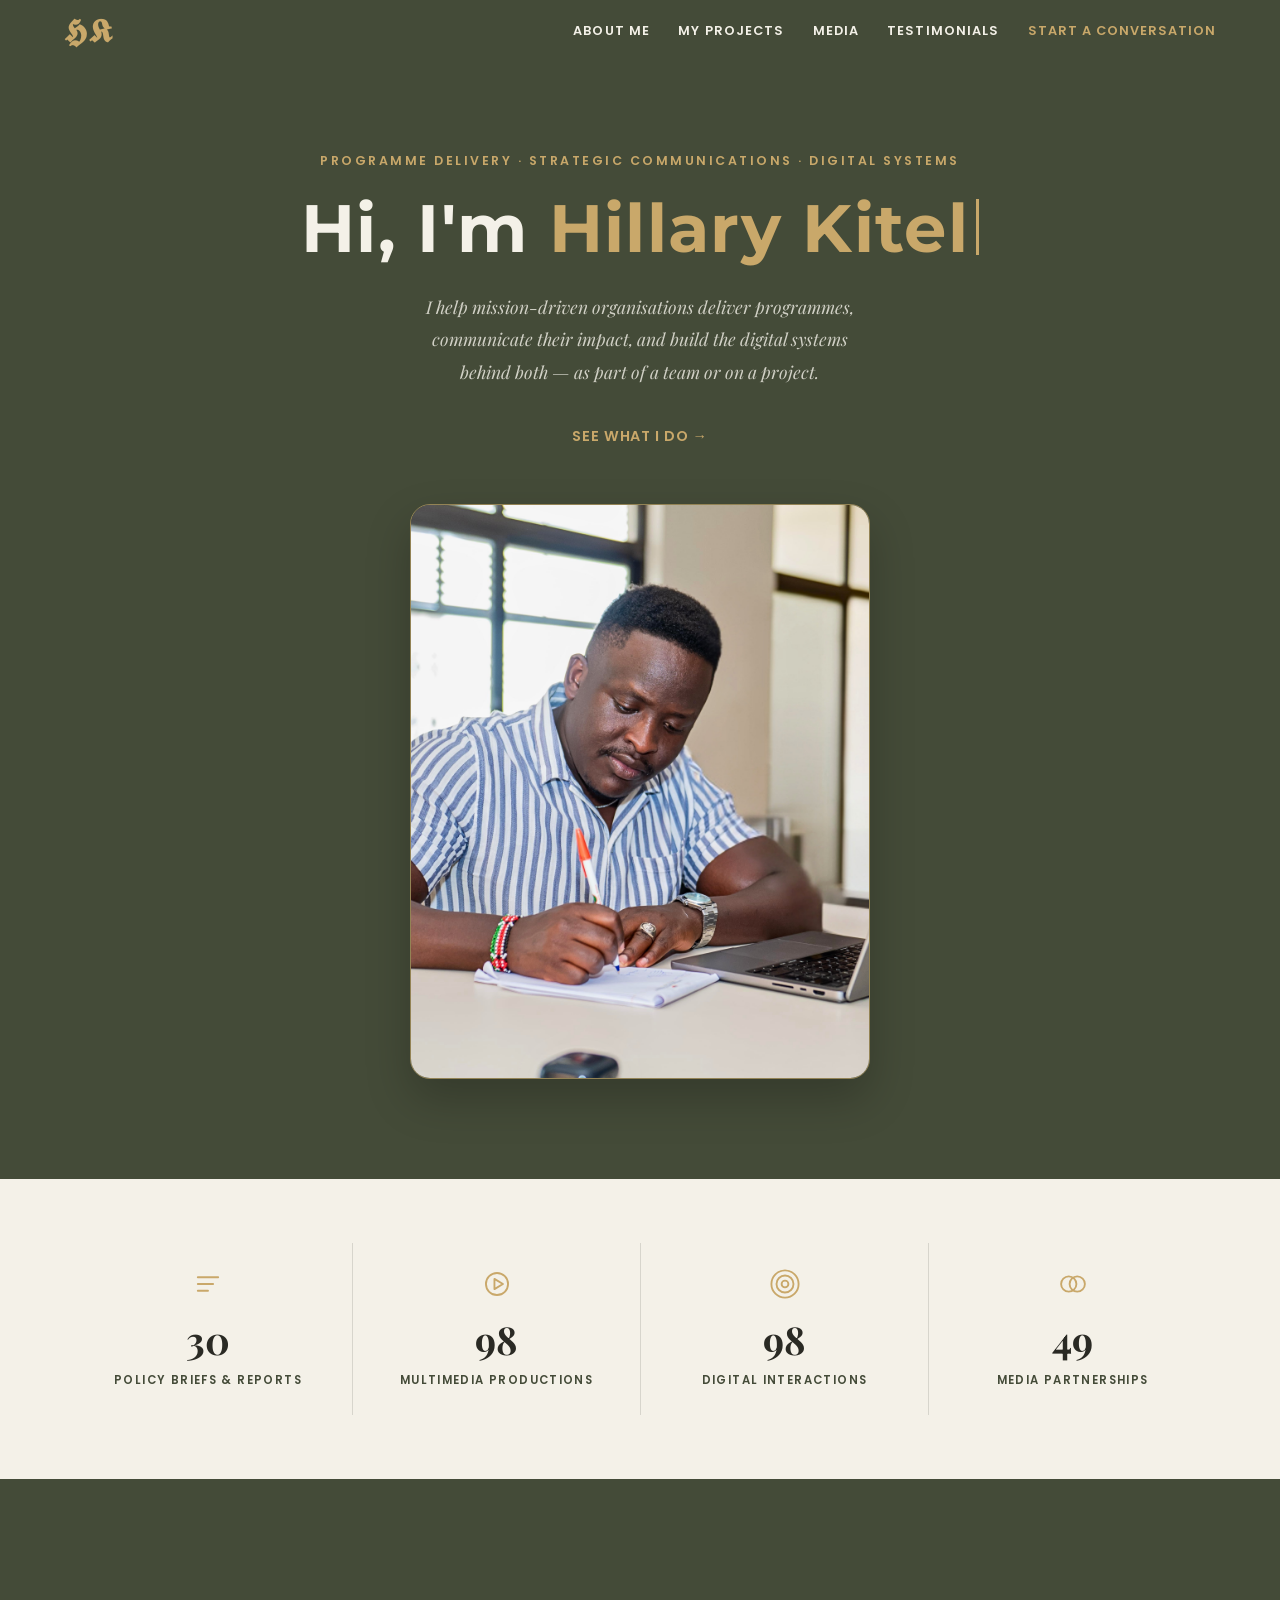
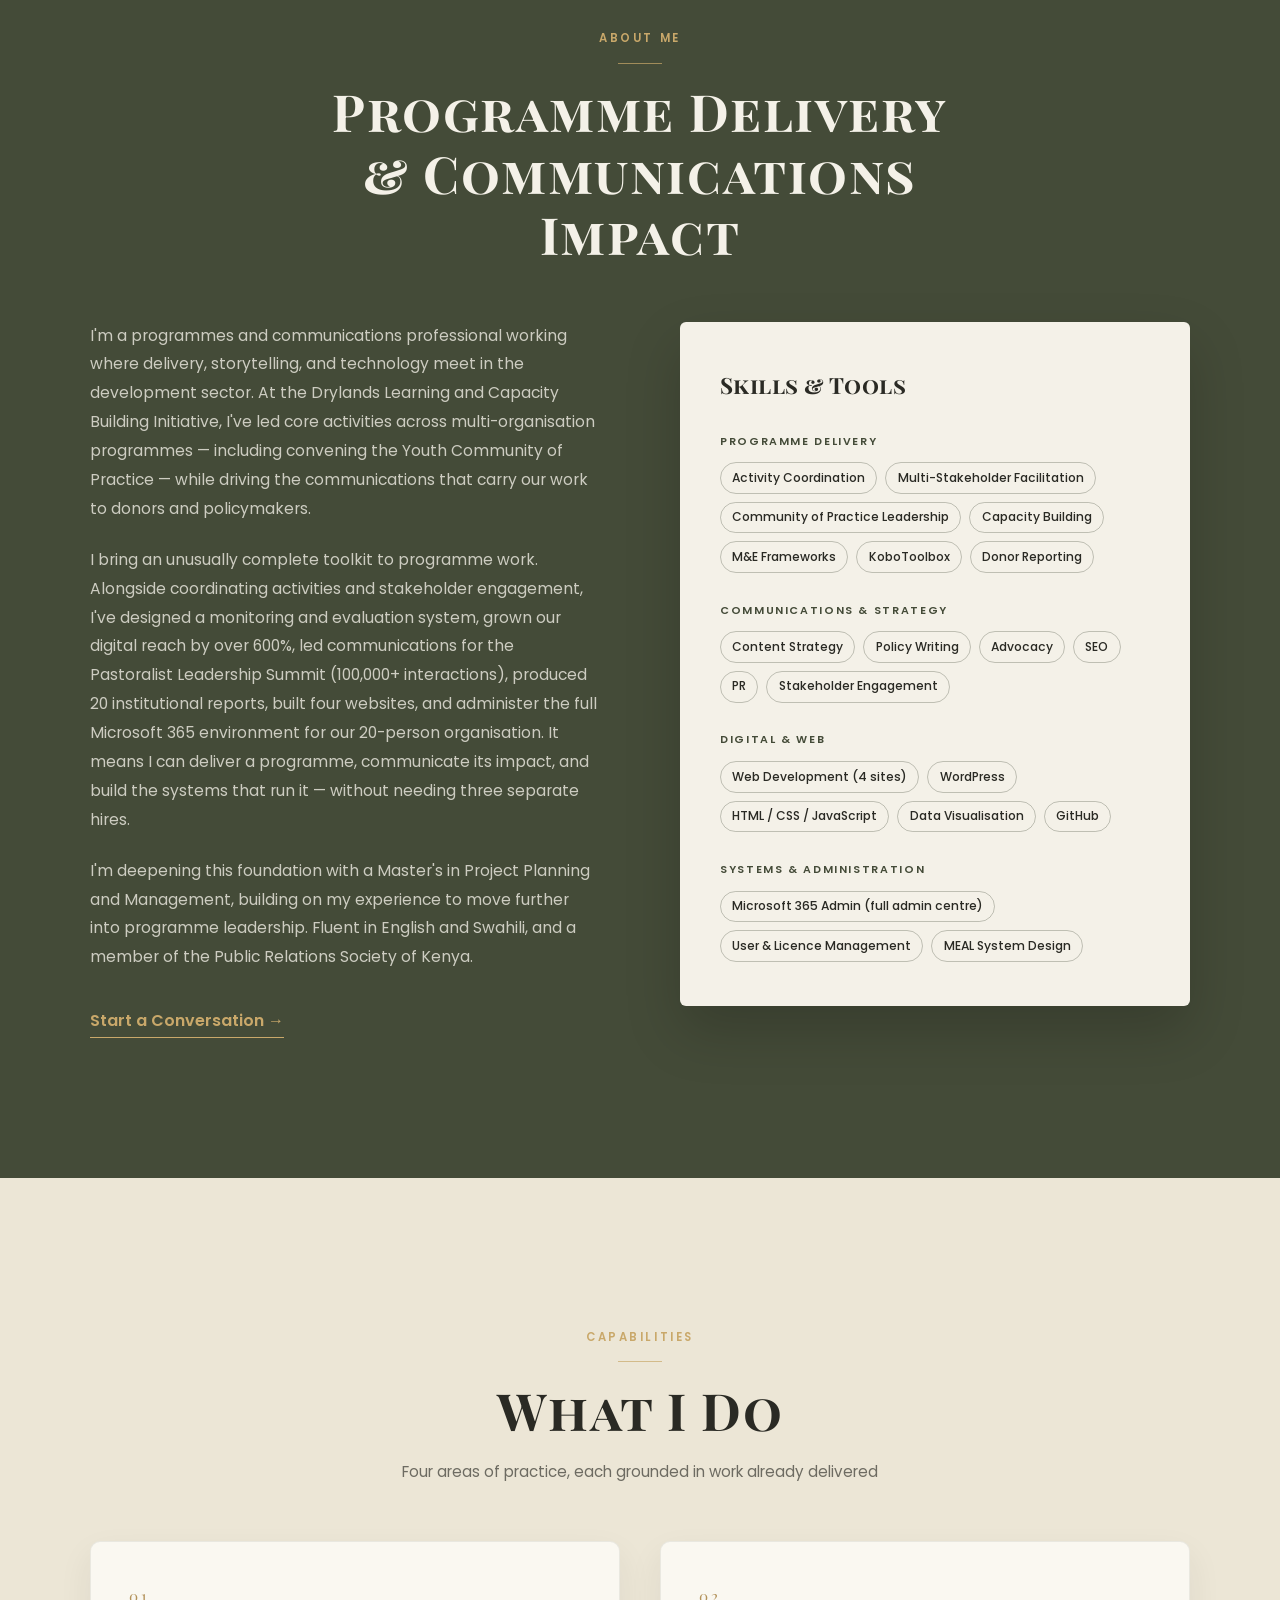
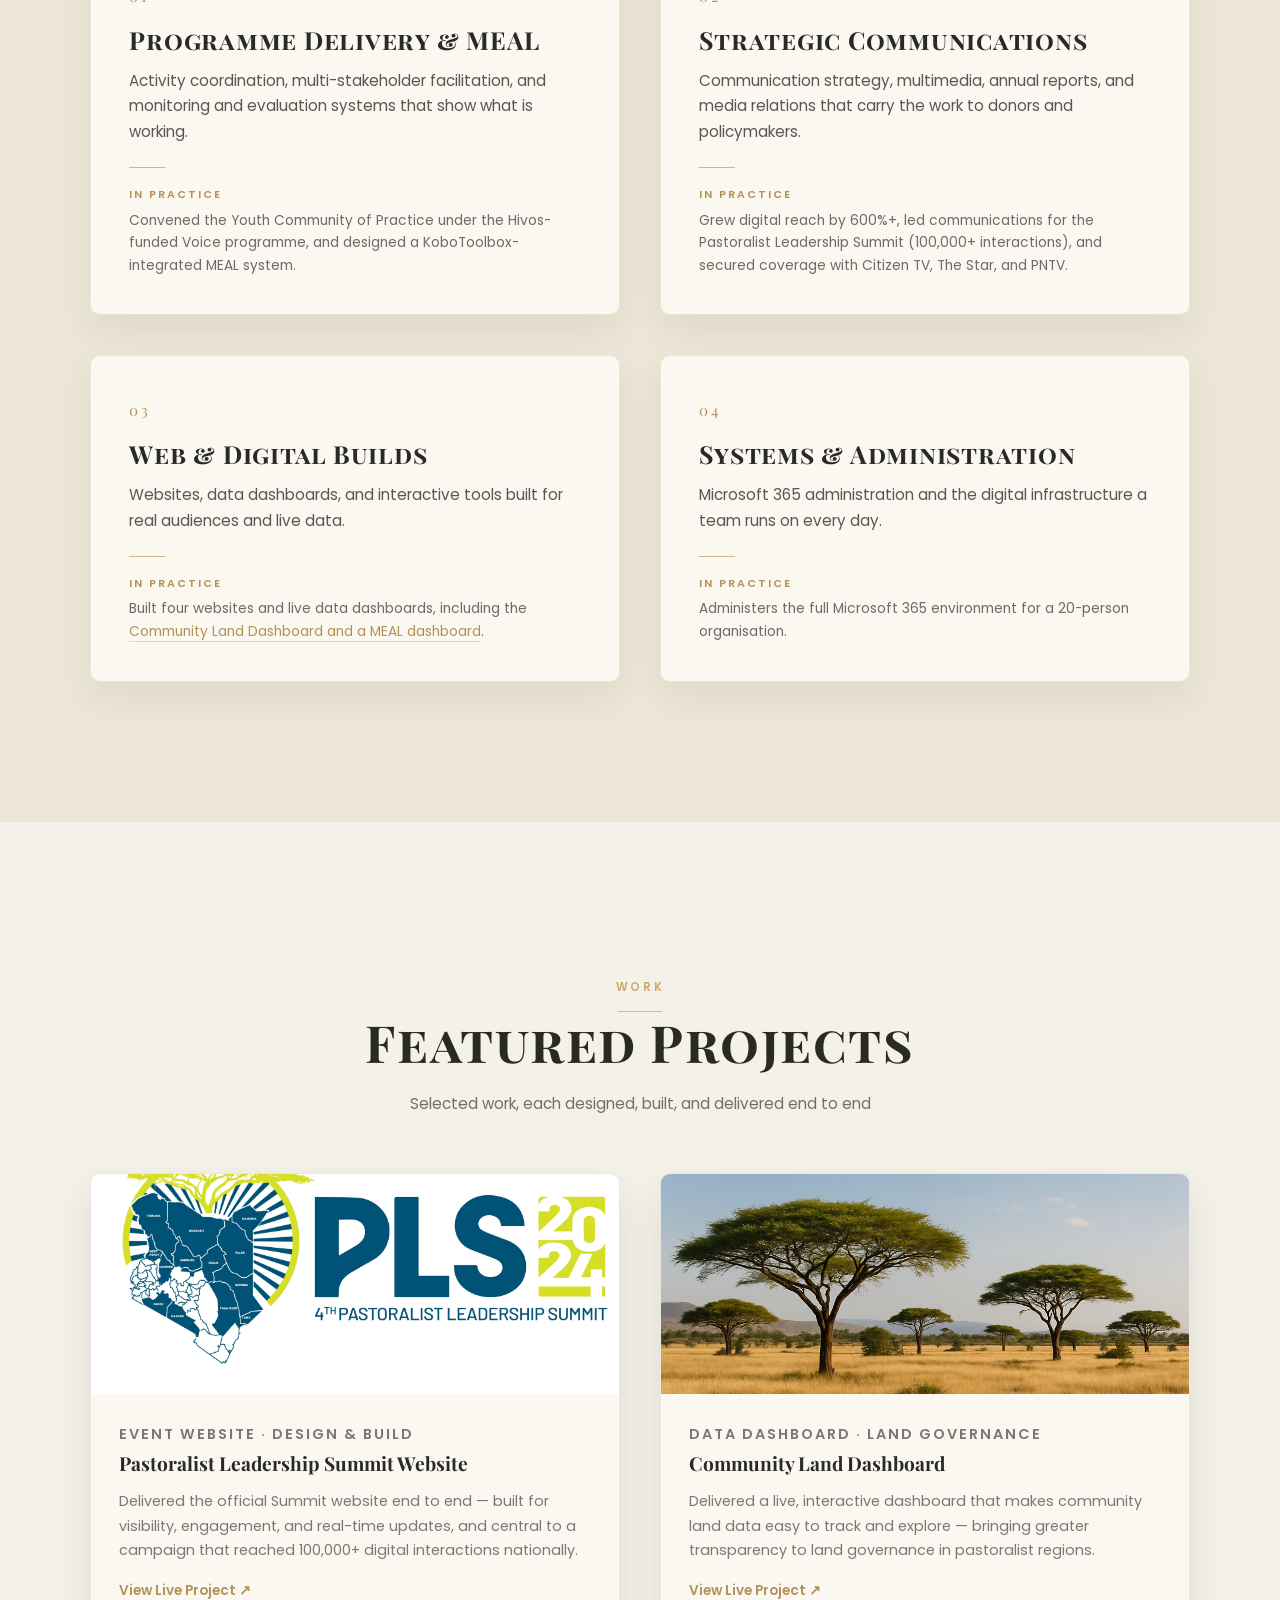
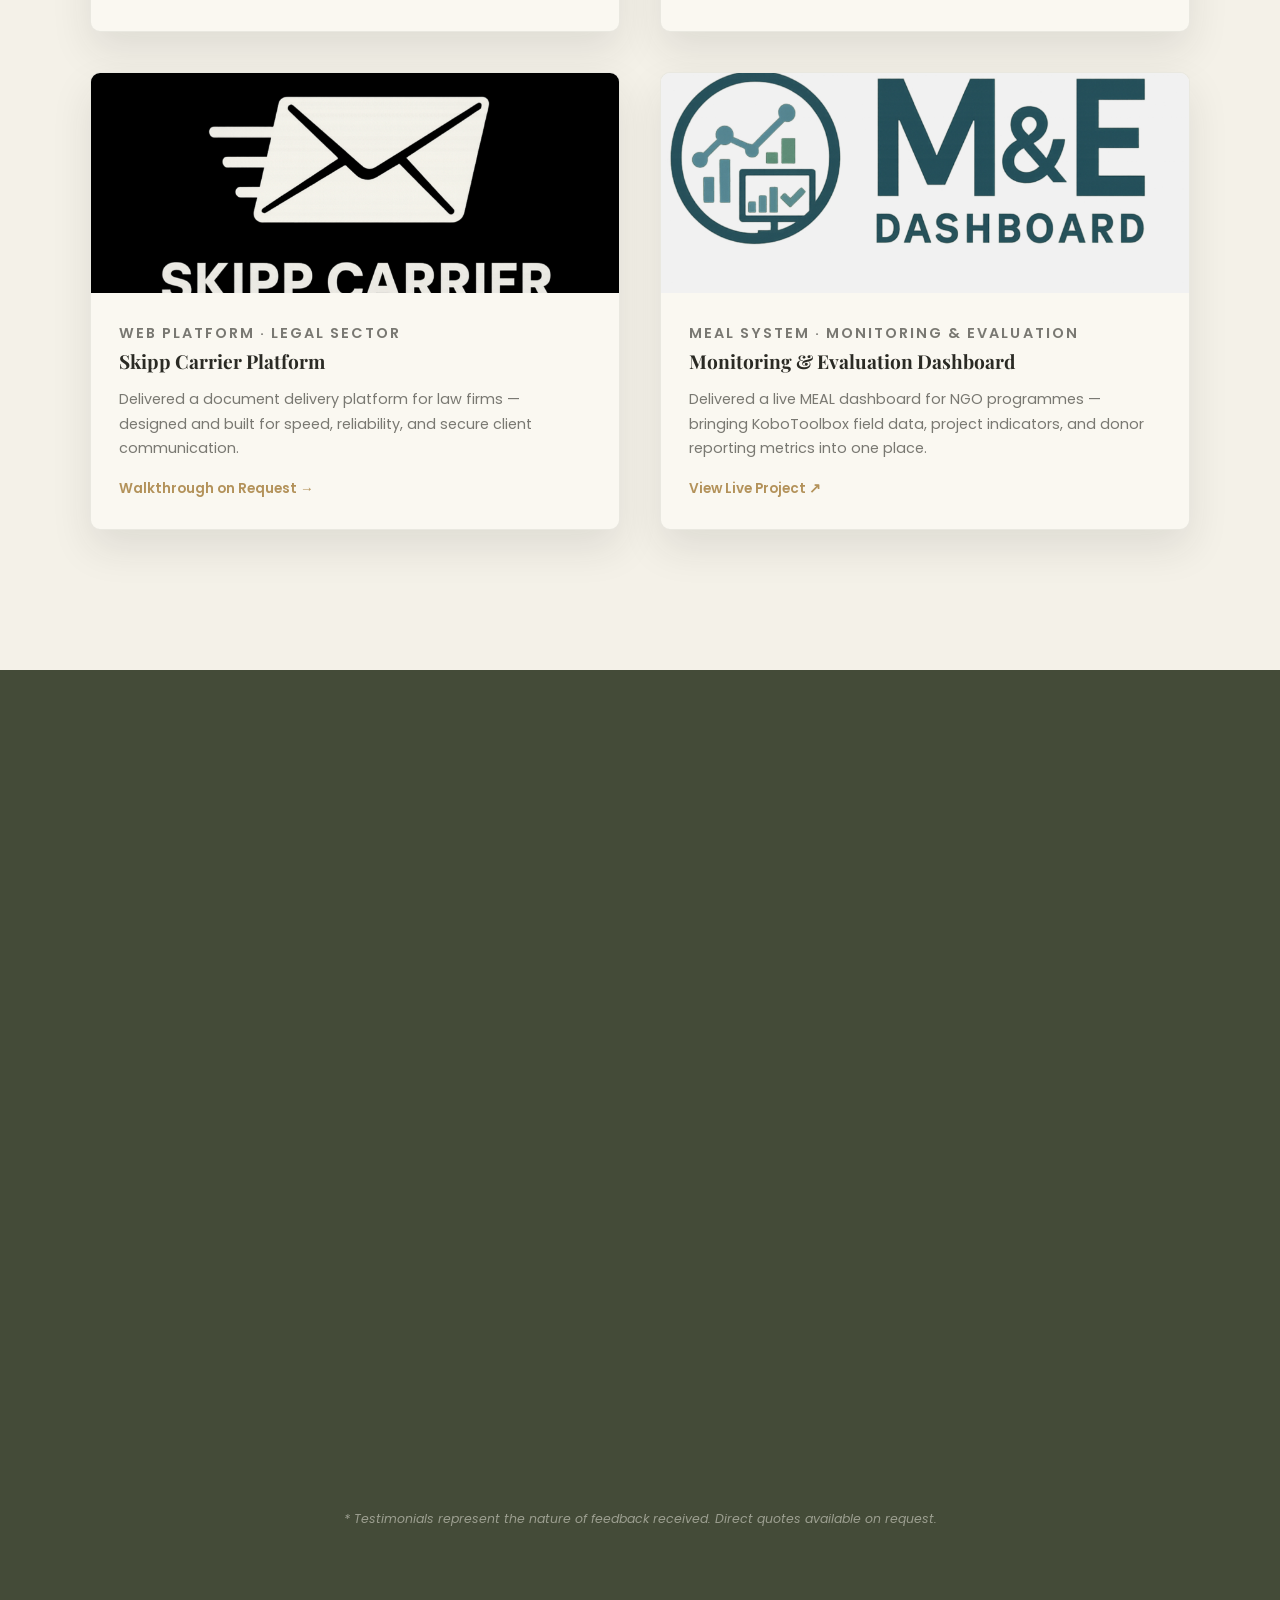
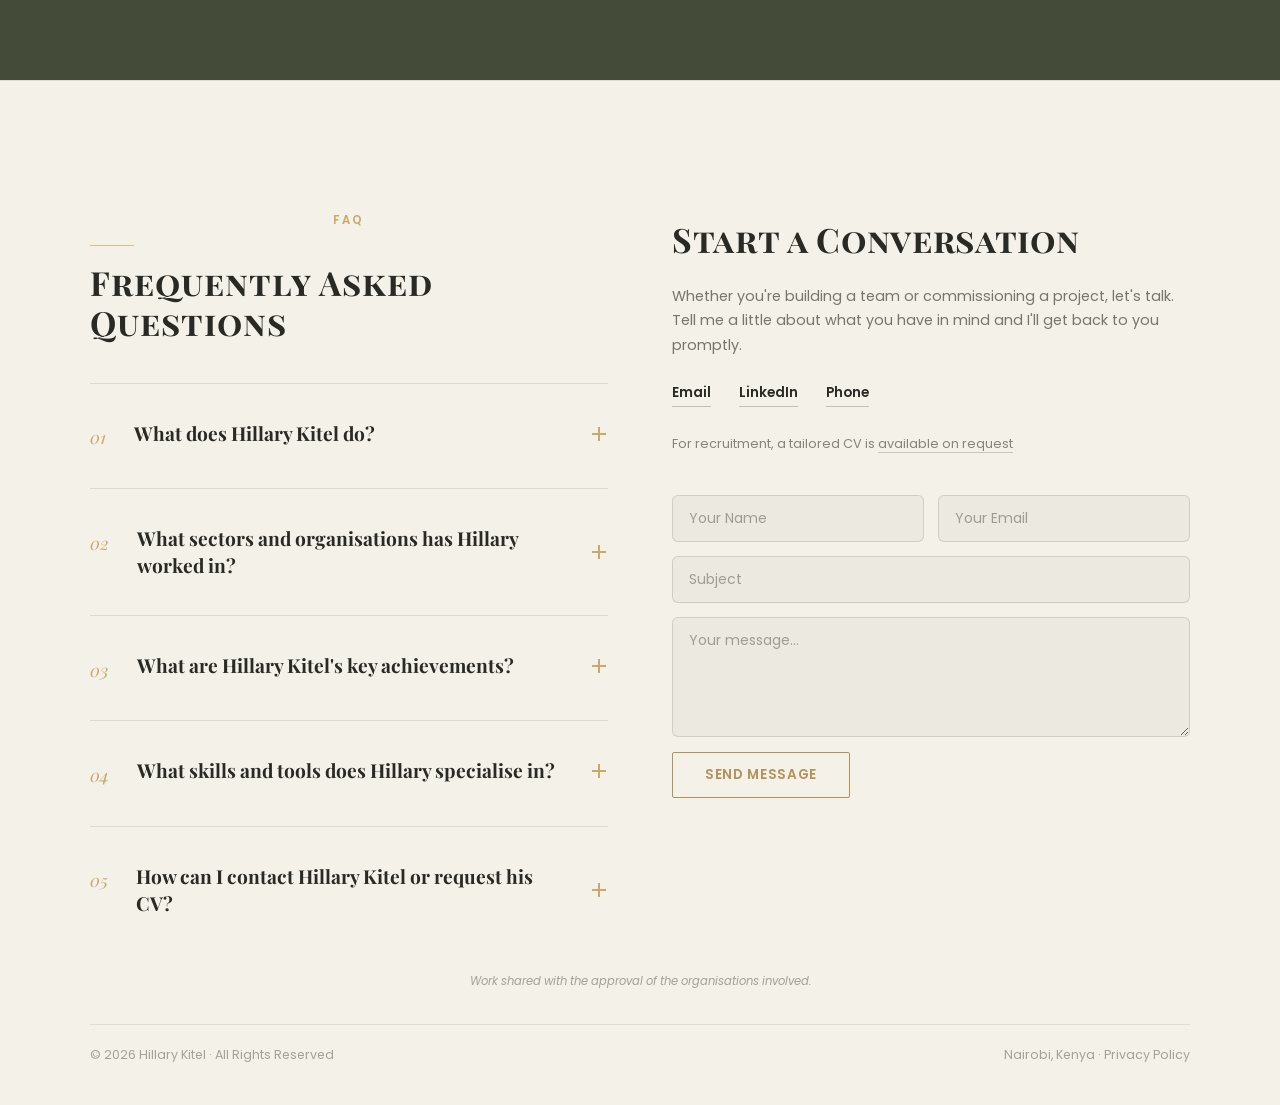
<file: index.html>
<!DOCTYPE html>
<html lang="en">
<head>
  <meta charset="UTF-8" />
  <meta name="viewport" content="width=device-width, initial-scale=1.0" />

  <!-- Favicon — "HK" monogram, sand/gold on muted green, inline SVG (no external file) -->
  <link rel="icon" type="image/svg+xml" href="data:image/svg+xml,%3Csvg%20xmlns='http://www.w3.org/2000/svg'%20viewBox='0%200%2064%2064'%3E%3Crect%20width='64'%20height='64'%20rx='14'%20fill='%23444b38'/%3E%3Ctext%20x='32'%20y='43'%20font-family='Georgia,%20serif'%20font-size='27'%20font-weight='700'%20letter-spacing='0.5'%20fill='%23c9a86a'%20text-anchor='middle'%3EHK%3C/text%3E%3C/svg%3E" />
  <link rel="apple-touch-icon" href="data:image/svg+xml,%3Csvg%20xmlns='http://www.w3.org/2000/svg'%20viewBox='0%200%2064%2064'%3E%3Crect%20width='64'%20height='64'%20rx='14'%20fill='%23444b38'/%3E%3Ctext%20x='32'%20y='43'%20font-family='Georgia,%20serif'%20font-size='27'%20font-weight='700'%20letter-spacing='0.5'%20fill='%23c9a86a'%20text-anchor='middle'%3EHK%3C/text%3E%3C/svg%3E" />

  <!-- Primary SEO -->
  <title>Hillary Kitel — Programmes & Communications Professional</title>
  <meta name="description" content="Hillary Kitel — programme delivery, strategic communications, and digital systems for mission-driven organisations in Nairobi and the wider development sector." />
  <meta name="author" content="Hillary Kitel" />
  <meta name="robots" content="index, follow" />
  <link rel="canonical" href="https://kitel.site/" />

  <!-- Open Graph -->
  <meta property="og:type" content="website" />
  <meta property="og:site_name" content="Hillary Kitel" />
  <meta property="og:title" content="Hillary Kitel — Programmes & Communications Professional" />
  <meta property="og:description" content="Hillary Kitel — programme delivery, strategic communications, and digital systems for mission-driven organisations in Nairobi and the wider development sector." />
  <meta property="og:image" content="https://kitel.site/Images/profile.jpg" />
  <meta property="og:url" content="https://kitel.site/" />

  <!-- Twitter Card -->
  <meta name="twitter:card" content="summary_large_image" />
  <meta name="twitter:title" content="Hillary Kitel — Programmes & Communications Professional" />
  <meta name="twitter:description" content="Hillary Kitel — programme delivery, strategic communications, and digital systems for mission-driven organisations in Nairobi and the wider development sector." />
  <meta name="twitter:image" content="https://kitel.site/Images/profile.jpg" />

  <!-- JSON-LD: Person (AEO / AI citation) -->
  <script type="application/ld+json">
  {
    "@context": "https://schema.org",
    "@type": "Person",
    "name": "Hillary Pchumba Kitel",
    "jobTitle": "Programmes & Communications Officer",
    "worksFor": {
      "@type": "Organization",
      "name": "Drylands Learning & Capacity Building Initiative",
      "alternateName": "DLCI"
    },
    "address": {
      "@type": "PostalAddress",
      "addressLocality": "Nairobi",
      "addressCountry": "KE"
    },
    "email": "mailto:pchumbakitel@gmail.com",
    "url": "https://kitel.site",
    "image": "https://kitel.site/Images/profile.jpg",
    "sameAs": [
      "https://www.linkedin.com/in/kitel-hillary-19463020a/"
    ],
    "alumniOf": [
      { "@type": "CollegeOrUniversity", "name": "The Cooperative University of Kenya" }
    ],
    "hasCredential": {
      "@type": "EducationalOccupationalCredential",
      "credentialCategory": "degree",
      "educationalLevel": "Bachelor's degree",
      "name": "BSc Cooperative Business (Marketing Option)"
    },
    "knowsAbout": [
      "Programme Delivery",
      "Project Management",
      "Monitoring and Evaluation",
      "Strategic Communications",
      "Digital Systems",
      "Web Development",
      "Microsoft 365 Administration"
    ],
    "memberOf": {
      "@type": "Organization",
      "name": "Public Relations Society of Kenya",
      "alternateName": "PRSK"
    }
  }
  </script>

  <!-- JSON-LD: FAQPage (AEO / AI citation) -->
  <script type="application/ld+json">
  {
    "@context": "https://schema.org",
    "@type": "FAQPage",
    "mainEntity": [
      {
        "@type": "Question",
        "name": "What does Hillary Kitel do?",
        "acceptedAnswer": {
          "@type": "Answer",
          "text": "Hillary Pchumba Kitel is a programmes and communications professional based in Nairobi, Kenya, working across programme delivery, strategic communications, and digital systems in the NGO and development sector. As Programmes and Communications Officer at the Drylands Learning and Capacity Building Initiative (DLCI), he has led core activities on multi-organisation programmes — including convening the Youth Community of Practice — designed a monitoring and evaluation system, led high-impact communications campaigns, built four websites, and administers the organisation's Microsoft 365 environment. He is currently pursuing a Master's in Project Planning and Management."
        }
      },
      {
        "@type": "Question",
        "name": "What sectors and organisations has Hillary worked in?",
        "acceptedAnswer": {
          "@type": "Answer",
          "text": "Hillary has over four years of experience in the NGO and development sector, focusing on pastoralist land rights, policy advocacy, and community development. He has worked with the Drylands Learning and Capacity Building Initiative (DLCI), Spring Personnel Limited, and Mwalimu National Sacco, spanning programme delivery, development communications, corporate digital marketing, and customer engagement."
        }
      },
      {
        "@type": "Question",
        "name": "What are Hillary Kitel's key achievements?",
        "acceptedAnswer": {
          "@type": "Answer",
          "text": "Hillary has led core activities across multi-organisation programmes and supported three closed development projects improving the lives of over 100,000 beneficiaries. He grew his organisation's combined social media following by over 600% across four years, generating more than 500,000 impressions, and led communications for the Pastoralist Leadership Summit, achieving over 100,000 digital interactions. He has produced 20 institutional reports, edited 10 policy briefs, created over 10,000 photo and video assets, and designed a monitoring and evaluation system."
        }
      },
      {
        "@type": "Question",
        "name": "What skills and tools does Hillary specialise in?",
        "acceptedAnswer": {
          "@type": "Answer",
          "text": "Hillary combines programme delivery skills — activity coordination, multi-stakeholder facilitation, capacity building, and monitoring and evaluation (including KoboToolbox) — with strategic communications, digital marketing, and technical expertise. He builds websites (WordPress, HTML/CSS/JavaScript), works with data visualisation, and administers Microsoft 365 environments, making him a rare hybrid across programmes, communications, and digital systems."
        }
      },
      {
        "@type": "Question",
        "name": "How can I contact Hillary Kitel or request his CV?",
        "acceptedAnswer": {
          "@type": "Answer",
          "text": "You can contact Hillary via the contact form on this site, by email at pchumbakitel@gmail.com, or through LinkedIn. His CV is available on request through the link beside the contact form, and he will respond with a version tailored to the opportunity."
        }
      }
    ]
  }
  </script>

  <link rel="preconnect" href="https://fonts.googleapis.com">
  <link rel="preconnect" href="https://fonts.gstatic.com" crossorigin>
  <link href="https://fonts.googleapis.com/css2?family=Playfair+Display:ital,wght@0,700;1,400&family=Poppins:wght@300;400;500;600;700&family=Montserrat:wght@700&family=UnifrakturCook:wght@700&display=swap" rel="stylesheet">
  <style>
    *, *::before, *::after { box-sizing: border-box; margin: 0; padding: 0; }

    :root {
      --sage:      #444b38;
      --cream:     #f4f1e8;
      --cream-deep:#ece6d6;
      --charcoal:  #2a2a24;
      --sand:      #c9a86a;
      --sand-deep: #b3925a;
      --nav-h:     60px;

      /* Motion */
      --ease: cubic-bezier(0.16, 1, 0.3, 1);
    }

    html { scroll-behavior: smooth; }

    body {
      font-family: 'Poppins', sans-serif;
      background: var(--cream);
      color: var(--charcoal);
      font-size: 16px;
      line-height: 1.7;
      overflow-x: hidden;
    }

    /* ── TYPE HELPERS (shared across sections) ── */
    .section-label {
      display: inline-block;
      font-size: 0.72rem;
      letter-spacing: 0.22em;
      text-transform: uppercase;
      color: var(--sand);
      font-weight: 600;
      text-align: center;
    }
    .section-label::after {
      content: '';
      display: block;
      width: 44px;
      height: 1px;
      background: var(--sand);
      opacity: 0.7;
      margin: 0.9rem auto 0;
    }

    .section-title {
      font-family: 'Playfair Display', serif;
      font-variant: small-caps;
      letter-spacing: 0.03em;
      font-size: clamp(2.1rem, 4.2vw, 3.2rem);
      font-weight: 700;
      line-height: 1.2;
      text-align: center;
      color: var(--charcoal);
    }

    .section-header {
      max-width: 640px;
      margin: 0 auto 3.5rem;
      text-align: center;
      display: flex;
      flex-direction: column;
      gap: 1.1rem;
    }

    /* ── NAV ── */
    nav {
      position: fixed;
      top: 0; left: 0; right: 0;
      height: var(--nav-h);
      background: var(--sage);
      display: flex;
      align-items: center;
      justify-content: space-between;
      padding: 0 5%;
      z-index: 1000;
    }

    .nav-logo {
      font-family: 'UnifrakturCook', cursive;
      font-size: 2rem;
      font-weight: 700;
      color: var(--sand);
      text-decoration: none;
      letter-spacing: 2px;
      transition: transform 0.5s var(--ease), color 0.4s var(--ease);
    }
    .nav-logo:hover { transform: scale(1.08); color: var(--sand-deep); }

    .nav-links {
      display: flex;
      gap: 1.8rem;
      list-style: none;
      align-items: center;
    }

    .nav-links a {
      text-decoration: none;
      color: var(--cream);
      font-size: 0.8rem;
      font-weight: 600;
      letter-spacing: 0.08em;
      text-transform: uppercase;
      padding-bottom: 3px;
      border-bottom: 1px solid transparent;
      transition: color 0.4s var(--ease), border-color 0.4s var(--ease);
    }
    .nav-links a:hover { color: var(--sand); border-color: var(--sand); }

    .nav-links .btn-cta { color: var(--sand); }
    .nav-links .btn-cta:hover { color: var(--sand-deep); border-color: var(--sand-deep); }

    /* ── NAV TOGGLE (hamburger, mobile only) ── */
    .nav-toggle {
      display: none;
      flex-direction: column;
      justify-content: center;
      align-items: center;
      gap: 5px;
      width: 44px;
      height: 44px;
      background: none;
      border: none;
      padding: 0;
      margin: 0;
      cursor: pointer;
      z-index: 1001;
    }
    .nav-toggle-bar {
      display: block;
      width: 22px;
      height: 2px;
      background: var(--sand);
      border-radius: 1px;
      transition: transform 0.35s var(--ease), opacity 0.35s var(--ease);
    }
    .nav-toggle[aria-expanded="true"] .nav-toggle-bar:nth-child(1) { transform: translateY(7px) rotate(45deg); }
    .nav-toggle[aria-expanded="true"] .nav-toggle-bar:nth-child(2) { opacity: 0; }
    .nav-toggle[aria-expanded="true"] .nav-toggle-bar:nth-child(3) { transform: translateY(-7px) rotate(-45deg); }

    /* ── HERO — centered, restrained ── */
    #top {
      min-height: 100vh;
      display: flex;
      flex-direction: column;
      align-items: center;
      justify-content: center;
      text-align: center;
      gap: 3.25rem;
      background: var(--sage);
      color: var(--cream);
      padding: calc(var(--nav-h) + 90px) 6% 100px;
    }

    .hero-text {
      display: flex;
      flex-direction: column;
      align-items: center;
      max-width: 680px;
      will-change: transform;
    }

    .hero-eyebrow {
      font-size: 0.78rem;
      letter-spacing: 0.2em;
      text-transform: uppercase;
      color: var(--sand);
      font-weight: 600;
      margin-bottom: 1.3rem;
      animation: fadeUp 0.9s var(--ease) 0.05s both;
    }

    .hero-text h1 {
      font-family: 'Montserrat', sans-serif;
      font-size: clamp(2.5rem, 5.2vw, 4.2rem);
      font-weight: 700;
      line-height: 1.1;
      letter-spacing: 0.02em;
      color: var(--cream);
      margin-bottom: 1.6rem;
      white-space: nowrap;
      animation: fadeUp 1s var(--ease) 0.15s both;
    }
    .hero-text h1 em { font-style: normal; color: var(--sand); }

    .typing-cursor {
      display: inline-block;
      width: 0.05em;
      height: 0.85em;
      margin-left: 0.1em;
      background: var(--sand);
      vertical-align: -0.05em;
      animation: caretBlink 0.9s steps(1, end) infinite;
    }
    .typing-cursor.typing-done {
      animation: caretBlinkSubtle 1.6s steps(1, end) infinite;
    }
    @keyframes caretBlink {
      0%, 49%   { opacity: 1; }
      50%, 100% { opacity: 0; }
    }
    @keyframes caretBlinkSubtle {
      0%, 49%   { opacity: 0.55; }
      50%, 100% { opacity: 0.1; }
    }

    .hero-subtitle {
      font-family: 'Playfair Display', serif;
      font-style: italic;
      font-size: 1.1rem;
      color: rgba(244,241,232,0.8);
      max-width: 460px;
      margin: 0 auto 2.2rem;
      line-height: 1.85;
      animation: fadeUp 1s var(--ease) 0.3s both;
    }

    .hero-cta {
      display: inline-block;
      color: var(--sand);
      text-decoration: none;
      font-size: 0.9rem;
      font-weight: 600;
      letter-spacing: 0.06em;
      text-transform: uppercase;
      padding-bottom: 3px;
      border-bottom: 1px solid transparent;
      transition: border-color 0.4s var(--ease), color 0.4s var(--ease);
      animation: fadeUp 1s var(--ease) 0.45s both;
    }
    .hero-cta:hover { border-color: var(--sand); color: var(--sand-deep); }

    /* Softly framed portrait — rounded corners, thin sand hairline, no full-bleed */
    /* Width is synced via JS to match the rendered width of the hero heading/subtitle column; this is the pre-JS/fallback size */
    .hero-img-wrap {
      position: relative;
      width: min(70vw, 460px);
      aspect-ratio: 4 / 5;
      border-radius: 20px;
      overflow: hidden;
      border: 1px solid rgba(201,168,106,0.6);
      box-shadow: 0 20px 45px rgba(0,0,0,0.22);
      animation: fadeIn 1.4s var(--ease);
      will-change: transform;
    }

    .hero-img-wrap img {
      width: 100%;
      height: 100%;
      object-fit: cover;
      display: block;
      transition: transform 1.6s var(--ease);
    }
    .hero-img-wrap:hover img { transform: scale(1.05); }

    @keyframes fadeIn {
      from { opacity: 0; transform: scale(0.94); }
      to   { opacity: 1; transform: scale(1); }
    }
    @keyframes fadeUp {
      from { opacity: 0; transform: translateY(24px); }
      to   { opacity: 1; transform: translateY(0); }
    }

    /* ── STATS BAR — cream ── */
    .stats-bar {
      background: var(--cream);
      display: grid;
      grid-template-columns: repeat(4, 1fr);
      padding: 4rem 5%;
      gap: 0;
    }

    .stat {
      text-align: center;
      padding: 1.5rem 1.5rem;
      border-left: 1px solid rgba(42,42,36,0.14);
      transition: transform 0.5s var(--ease), opacity 0.7s var(--ease);
    }
    .stat:nth-child(4n+1) { border-left: none; }
    .stat:hover { transform: translateY(-4px); }
    .stats-bar .stat:nth-child(1) { --reveal-delay: 0s; }
    .stats-bar .stat:nth-child(2) { --reveal-delay: 0.1s; }
    .stats-bar .stat:nth-child(3) { --reveal-delay: 0.2s; }
    .stats-bar .stat:nth-child(4) { --reveal-delay: 0.3s; }

    .stat-icon {
      display: flex;
      justify-content: center;
      margin-bottom: 0.9rem;
      color: var(--sand);
    }
    .stat-icon svg { width: 34px; height: 34px; display: block; }

    .stat-number {
      font-family: 'Playfair Display', serif;
      font-size: 2.4rem;
      font-weight: 700;
      color: var(--charcoal);
      display: block;
      line-height: 1.2;
    }
    .stat-label {
      font-size: 0.72rem;
      letter-spacing: 0.12em;
      text-transform: uppercase;
      color: var(--sage);
      margin-top: 0.6rem;
      font-weight: 600;
    }

    /* ── ABOUT — green ── */
    #about {
      background: var(--sage);
      color: var(--cream);
      padding: 150px 5% 140px;
    }

    #about .section-title { color: var(--cream); }

    .about-grid {
      max-width: 1100px;
      margin: 0 auto;
      display: grid;
      grid-template-columns: 1fr 1fr;
      gap: 5rem;
      align-items: start;
    }

    .about-text p { color: rgba(244,241,232,0.78); margin-bottom: 1.4rem; font-size: 0.975rem; line-height: 1.85; }

    .connect-link {
      display: inline-block;
      margin-top: 0.8rem;
      color: var(--sand);
      text-decoration: none;
      font-weight: 600;
      border-bottom: 1px solid var(--sand);
      padding-bottom: 2px;
      transition: opacity 0.4s var(--ease);
    }
    .connect-link:hover { opacity: 0.65; }

    /* ── SKILLS PANEL — cream card afloat on green ── */
    .skills-panel {
      background: var(--cream);
      border-radius: 6px;
      padding: 2.75rem 2.5rem;
      box-shadow: 0 25px 55px rgba(0,0,0,0.18);
    }

    .skills-panel h3 {
      font-family: 'Playfair Display', serif;
      font-variant: small-caps;
      letter-spacing: 0.02em;
      font-size: 1.4rem;
      font-weight: 700;
      margin-bottom: 1.8rem;
      color: var(--charcoal);
    }

    .skill-category { margin-bottom: 1.8rem; }
    .skill-category:last-child { margin-bottom: 0; }

    .skill-cat-label {
      font-size: 0.68rem;
      letter-spacing: 0.15em;
      text-transform: uppercase;
      color: var(--sage);
      margin-bottom: 0.7rem;
      display: block;
      font-weight: 600;
    }

    .skill-tags { display: flex; flex-wrap: wrap; gap: 0.5rem; }

    .tag {
      background: transparent;
      border: 1px solid rgba(68,75,56,0.3);
      color: var(--charcoal);
      font-size: 0.76rem;
      padding: 0.28rem 0.7rem;
      border-radius: 100px;
      font-weight: 500;
      transition: border-color 0.4s var(--ease), color 0.4s var(--ease);
    }
    .tag:hover { border-color: var(--sand-deep); color: var(--sand-deep); }

    /* ── CAPABILITIES — warm bone (sits between green About and cream Projects) ── */
    #capabilities {
      background: var(--cream-deep);
      color: var(--charcoal);
      padding: 150px 5% 140px;
    }
    .capabilities-header p:last-child {
      max-width: 500px;
      margin: 0 auto;
      color: rgba(42,42,36,0.65);
      font-size: 0.95rem;
    }
    .capabilities-grid {
      display: grid;
      grid-template-columns: repeat(2, 1fr);
      gap: 2.5rem;
      max-width: 1100px;
      margin: 0 auto;
    }
    .capability-card {
      background: #faf8f1;
      border: 1px solid rgba(42,42,36,0.08);
      border-radius: 10px;
      padding: 2.6rem 2.4rem 2.3rem;
      display: flex;
      flex-direction: column;
      box-shadow: 0 14px 34px rgba(42,42,36,0.07);
      transition: transform 0.6s var(--ease), box-shadow 0.6s var(--ease), border-color 0.5s var(--ease);
    }
    .capability-card:hover {
      transform: translateY(-6px);
      box-shadow: 0 22px 48px rgba(42,42,36,0.12);
      border-color: rgba(201,168,106,0.45);
    }
    .capability-num {
      font-family: 'Playfair Display', serif;
      font-size: 0.95rem;
      letter-spacing: 0.18em;
      color: var(--sand-deep);
      margin-bottom: 0.9rem;
    }
    .capability-card h3 {
      font-family: 'Playfair Display', serif;
      font-variant: small-caps;
      letter-spacing: 0.03em;
      font-size: 1.55rem;
      font-weight: 700;
      line-height: 1.25;
      color: var(--charcoal);
    }
    .capability-desc {
      margin-top: 0.8rem;
      font-size: 0.95rem;
      color: rgba(42,42,36,0.78);
    }
    .capability-proof {
      margin-top: auto;
      padding-top: 1.4rem;
      font-size: 0.86rem;
      line-height: 1.65;
      color: rgba(42,42,36,0.68);
    }
    .capability-proof::before {
      content: '';
      display: block;
      width: 36px;
      height: 1px;
      background: var(--sand);
      opacity: 0.8;
      margin-bottom: 1.1rem;
    }
    .capability-proof a {
      color: var(--sand-deep);
      text-decoration: none;
      border-bottom: 1px solid rgba(179,146,90,0.35);
      transition: border-color 0.4s var(--ease);
    }
    .capability-proof a:hover { border-bottom-color: var(--sand-deep); }
    .capability-proof-label {
      display: block;
      font-size: 0.68rem;
      letter-spacing: 0.18em;
      text-transform: uppercase;
      font-weight: 600;
      color: var(--sand-deep);
      margin-bottom: 0.35rem;
    }
    .capabilities-grid .capability-card:nth-child(1) { --reveal-delay: 0s; }
    .capabilities-grid .capability-card:nth-child(2) { --reveal-delay: 0.1s; }
    .capabilities-grid .capability-card:nth-child(3) { --reveal-delay: 0.2s; }
    .capabilities-grid .capability-card:nth-child(4) { --reveal-delay: 0.3s; }

    /* ── PROJECTS — cream ── */
    #projects {
      background: var(--cream);
      padding: 150px 5% 140px;
    }

    .projects-header {
      max-width: 640px;
      margin: 0 auto 3.5rem;
      text-align: center;
    }
    .projects-header p:last-child { margin: 1.1rem auto 0; max-width: 500px; color: rgba(42,42,36,0.65); font-size: 0.95rem; }

    .projects-grid {
      display: grid;
      grid-template-columns: repeat(2, 1fr);
      gap: 2.5rem;
      max-width: 1100px;
      margin: 0 auto;
    }

    .project-card {
      background: #faf8f1;
      border: 1px solid rgba(42,42,36,0.08);
      border-radius: 10px;
      overflow: hidden;
      box-shadow: 0 18px 40px rgba(42,42,36,0.1);
      transition: transform 0.6s var(--ease), box-shadow 0.6s var(--ease), border-color 0.5s var(--ease);
      display: flex;
      flex-direction: column;
    }
    .project-card:hover {
      transform: translateY(-8px);
      box-shadow: 0 26px 55px rgba(42,42,36,0.16);
      border-color: rgba(201,168,106,0.5);
    }

    .project-card img {
      width: 100%;
      height: 220px;
      object-fit: cover;
      display: block;
      transition: transform 0.7s var(--ease);
    }
    .project-card:hover img { transform: scale(1.04); }

    .projects-grid .project-card:nth-child(1) { --reveal-delay: 0s; }
    .projects-grid .project-card:nth-child(2) { --reveal-delay: 0.1s; }
    .projects-grid .project-card:nth-child(3) { --reveal-delay: 0.2s; }
    .projects-grid .project-card:nth-child(4) { --reveal-delay: 0.3s; }

    .project-body {
      padding: 1.75rem;
      display: flex;
      flex-direction: column;
      flex: 1;
    }

    .project-role {
      font-size: 0.65rem;
      letter-spacing: 0.14em;
      text-transform: uppercase;
      color: var(--sand-deep);
      font-weight: 600;
      margin-bottom: 0.4rem;
    }

    .project-body h3 {
      font-family: 'Playfair Display', serif;
      font-size: 1.2rem;
      font-weight: 700;
      margin-bottom: 0.6rem;
      color: var(--charcoal);
    }

    .project-body p {
      font-size: 0.9rem;
      color: rgba(42,42,36,0.62);
      margin-bottom: auto;
      line-height: 1.7;
    }

    /* Simple understated text links, not buttons */
    .project-link {
      display: inline-block;
      margin-top: 1rem;
      text-decoration: none;
      font-weight: 600;
      font-size: 0.85rem;
      border-bottom: 1px solid transparent;
      transition: border-color 0.4s var(--ease), color 0.4s var(--ease);
      align-self: flex-start;
    }

    .project-link.live { color: var(--sand-deep); }
    .project-link.live:hover { border-bottom-color: var(--sand-deep); }
    .project-link.coming-soon { color: rgba(42,42,36,0.4); cursor: default; }

    /* ── TESTIMONIALS — green, stripped to quote text only ── */
    #testimonials {
      background: var(--sage);
      color: var(--cream);
      padding: 150px 5%;
    }

    #testimonials .section-title { color: var(--cream); }

    .testimonials-grid {
      display: grid;
      grid-template-columns: repeat(2, 1fr);
      gap: 3.5rem 5rem;
      max-width: 980px;
      margin: 0 auto;
    }

    .testimonials-grid .testimonial-card:nth-child(1) { --reveal-delay: 0s; }
    .testimonials-grid .testimonial-card:nth-child(2) { --reveal-delay: 0.12s; }
    .testimonials-grid .testimonial-card:nth-child(3) { --reveal-delay: 0.24s; }

    .testimonial-text {
      font-family: 'Playfair Display', serif;
      font-style: italic;
      font-size: 1.15rem;
      color: var(--cream);
      line-height: 1.85;
      margin-bottom: 1.3rem;
    }

    .testimonial-author strong { display: block; font-size: 0.85rem; font-weight: 600; font-style: normal; color: var(--sand); }
    .testimonial-author span   { font-size: 0.75rem; color: rgba(244,241,232,0.6); }

    .testimonial-note {
      text-align: center;
      margin-top: 3rem;
      font-size: 0.78rem;
      color: rgba(244,241,232,0.5);
      font-style: italic;
    }

    /* ── FAQ — collapsible accordion, lives in the footer's left column ── */
    .footer-faq-header {
      max-width: none;
      margin: 0 0 2.5rem;
      text-align: left;
    }
    .footer-faq-header .section-label::after { margin: 0.9rem 0 0; }
    .footer-faq-header .section-title { text-align: left; font-size: clamp(1.7rem, 2.6vw, 2.3rem); }

    .faq-list {
      max-width: none;
      margin: 0;
    }

    .faq-item {
      display: flex;
      gap: 1.75rem;
      padding: 2.25rem 0;
      border-top: 1px solid rgba(42,42,36,0.12);
    }
    .faq-item:last-child { padding-bottom: 0; }

    .faq-index {
      flex-shrink: 0;
      font-family: 'Playfair Display', serif;
      font-style: italic;
      font-size: 1.1rem;
      color: var(--sand);
      padding-top: 0.15rem;
    }

    .faq-body { flex: 1; min-width: 0; }

    .faq-question-heading { margin: 0; }

    .faq-trigger {
      display: flex;
      align-items: center;
      justify-content: space-between;
      gap: 1.5rem;
      width: 100%;
      background: none;
      border: none;
      padding: 0;
      margin: 0;
      cursor: pointer;
      text-align: left;
      font-family: 'Playfair Display', serif;
      font-size: 1.2rem;
      font-weight: 700;
      line-height: 1.4;
      color: var(--charcoal);
    }
    .faq-trigger:hover .faq-question-text { color: var(--sand-deep); }
    .faq-trigger:focus-visible { outline: 2px solid var(--sand); outline-offset: 6px; border-radius: 2px; }

    .faq-question-text { transition: color 0.4s var(--ease); }

    .faq-icon {
      position: relative;
      flex-shrink: 0;
      width: 18px;
      height: 18px;
    }
    .faq-icon-h,
    .faq-icon-v {
      position: absolute;
      top: 50%;
      left: 50%;
      background: var(--sand);
      transform: translate(-50%, -50%);
      transition: transform 0.4s var(--ease), opacity 0.4s var(--ease);
    }
    .faq-icon-h { width: 14px; height: 2px; }
    .faq-icon-v { width: 2px; height: 14px; }
    .faq-trigger[aria-expanded="true"] .faq-icon-v { transform: translate(-50%, -50%) rotate(90deg); opacity: 0; }

    .faq-panel {
      display: grid;
      grid-template-rows: 0fr;
      transition: grid-template-rows 0.5s var(--ease);
    }
    .faq-panel.is-open { grid-template-rows: 1fr; }

    .faq-panel-inner {
      overflow: hidden;
      opacity: 0;
      transition: opacity 0.35s var(--ease);
    }
    .faq-panel.is-open .faq-panel-inner { opacity: 1; transition-delay: 0.1s; }

    .faq-answer {
      color: rgba(42,42,36,0.68);
      font-size: 0.975rem;
      line-height: 1.85;
      padding-top: 1rem;
    }
    .faq-answer a {
      color: var(--sand-deep);
      text-decoration: none;
      border-bottom: 1px solid rgba(179,146,90,0.45);
      transition: border-color 0.4s var(--ease), color 0.4s var(--ease);
    }
    .faq-answer a:hover { color: var(--charcoal); border-bottom-color: var(--charcoal); }

    .faq-list .faq-item:nth-child(1) { --reveal-delay: 0s; }
    .faq-list .faq-item:nth-child(2) { --reveal-delay: 0.08s; }
    .faq-list .faq-item:nth-child(3) { --reveal-delay: 0.16s; }
    .faq-list .faq-item:nth-child(4) { --reveal-delay: 0.24s; }
    .faq-list .faq-item:nth-child(5) { --reveal-delay: 0.32s; }

    /* ── FOOTER — cream ── */
    footer {
      background: var(--cream);
      color: var(--charcoal);
      padding: 130px 5% 40px;
      border-top: 1px solid rgba(42,42,36,0.1);
    }

    .footer-inner {
      max-width: 1100px;
      margin: 0 auto;
      display: grid;
      grid-template-columns: 1fr 1fr;
      gap: 4rem;
      align-items: start;
    }

    .footer-faq { min-width: 0; }

    .footer-contact { display: flex; flex-direction: column; gap: 2.5rem; }

    .footer-info h2 {
      font-family: 'Playfair Display', serif;
      font-variant: small-caps;
      letter-spacing: 0.02em;
      font-size: 2.1rem;
      font-weight: 700;
      margin-bottom: 1rem;
      color: var(--charcoal);
    }

    .footer-info p {
      color: rgba(42,42,36,0.62);
      font-size: 0.9rem;
      margin-bottom: 1.5rem;
      line-height: 1.7;
    }

    .footer-socials { display: flex; gap: 1.75rem; flex-wrap: wrap; }

    .footer-info .footer-cv-note {
      margin: 1.6rem 0 0;
      font-size: 0.8rem;
      color: rgba(42,42,36,0.55);
    }
    .footer-cv-note a {
      color: inherit;
      text-decoration: none;
      border-bottom: 1px solid rgba(42,42,36,0.22);
      transition: color 0.4s var(--ease), border-color 0.4s var(--ease);
    }
    .footer-cv-note a:hover { color: var(--sand-deep); border-color: var(--sand-deep); }

    .footer-socials a,
    .footer-socials span {
      display: inline-block;
      padding-bottom: 2px;
      background: transparent;
      color: var(--charcoal);
      font-weight: 600;
      text-decoration: none;
      border-bottom: 1px solid rgba(42,42,36,0.25);
      font-size: 0.85rem;
      transition: color 0.4s var(--ease), border-color 0.4s var(--ease);
      cursor: pointer;
    }
    .footer-socials a:hover,
    .footer-socials span:hover { color: var(--sand-deep); border-color: var(--sand-deep); }

    /* Contact form */
    .contact-form { display: flex; flex-direction: column; gap: 0.9rem; }

    .form-row { display: grid; grid-template-columns: 1fr 1fr; gap: 0.9rem; }

    .contact-form input,
    .contact-form textarea {
      background: rgba(68,75,56,0.04);
      border: 1px solid rgba(42,42,36,0.15);
      border-radius: 6px;
      color: var(--charcoal);
      font-family: 'Poppins', sans-serif;
      font-size: 0.875rem;
      padding: 0.75rem 1rem;
      width: 100%;
      outline: none;
      transition: border-color 0.4s var(--ease);
    }
    .contact-form input::placeholder,
    .contact-form textarea::placeholder { color: rgba(42,42,36,0.4); }
    .contact-form input:focus,
    .contact-form textarea:focus { border-color: var(--sand); }
    .contact-form textarea { resize: vertical; min-height: 120px; }

    .btn-send {
      background: transparent;
      color: var(--sand-deep);
      border: 1px solid var(--sand-deep);
      padding: 0.75rem 2rem;
      border-radius: 2px;
      font-family: 'Poppins', sans-serif;
      font-size: 0.85rem;
      font-weight: 600;
      letter-spacing: 0.05em;
      text-transform: uppercase;
      cursor: pointer;
      transition: background 0.4s var(--ease), color 0.4s var(--ease);
      align-self: flex-start;
    }
    .btn-send:hover { background: var(--sand-deep); color: var(--cream); }

    .form-success {
      display: none;
      background: rgba(68,75,56,0.08);
      border: 1px solid rgba(68,75,56,0.3);
      color: var(--charcoal);
      padding: 0.8rem 1rem;
      border-radius: 6px;
      font-size: 0.875rem;
    }

    .footer-bottom {
      max-width: 1100px;
      margin: 2rem auto 0;
      border-top: 1px solid rgba(42,42,36,0.1);
      padding-top: 1.2rem;
      display: flex;
      justify-content: space-between;
      font-size: 0.78rem;
      color: rgba(42,42,36,0.4);
    }
    .footer-bottom a {
      color: rgba(42,42,36,0.4);
      text-decoration: none;
      border-bottom: 1px solid transparent;
      transition: color 0.4s var(--ease), border-color 0.4s var(--ease);
    }
    .footer-bottom a:hover { color: var(--sand-deep); border-color: var(--sand-deep); }

    .footer-attribution {
      max-width: 1100px;
      margin: 3.5rem auto 0;
      text-align: center;
      font-size: 0.72rem;
      font-style: italic;
      color: rgba(42,42,36,0.4);
    }

    /* ── SCROLL PROGRESS ── */
    .scroll-progress {
      position: fixed;
      top: 0; left: 0;
      width: 100%;
      height: 2px;
      background: var(--sand);
      transform: scaleX(0);
      transform-origin: 0 0;
      z-index: 1100;
      will-change: transform;
    }

    /* ── SCROLL REVEAL ── */
    .reveal {
      opacity: 0;
      transform: translateY(24px);
      transition: opacity 0.8s var(--ease), transform 0.8s var(--ease);
      transition-delay: var(--reveal-delay, 0s);
    }
    .reveal.visible { opacity: 1; transform: none; }

    .skills-panel .skill-category:nth-child(1) { --reveal-delay: 0s; }
    .skills-panel .skill-category:nth-child(2) { --reveal-delay: 0.1s; }
    .skills-panel .skill-category:nth-child(3) { --reveal-delay: 0.2s; }
    .skills-panel .skill-category:nth-child(4) { --reveal-delay: 0.3s; }

    /* ── REDUCED MOTION ── */
    @media (prefers-reduced-motion: reduce) {
      *, *::before, *::after {
        animation-duration: 0.01ms !important;
        animation-iteration-count: 1 !important;
        transition-duration: 0.01ms !important;
        scroll-behavior: auto !important;
      }
      .reveal { opacity: 1; transform: none; }
      .hero-text, .hero-img-wrap { transform: none !important; }
      .typing-cursor { animation: none !important; opacity: 0; }
    }

    /* ── RESPONSIVE ── */
    @media (max-width: 768px) {
      #top { padding: calc(var(--nav-h) + 60px) 7% 70px; gap: 2.5rem; }
      .hero-text h1 { font-size: clamp(1.5rem, 7vw, 2.5rem); }
      .stats-bar { grid-template-columns: repeat(2, 1fr); padding: 3rem 6%; }
      .stat { border-left: none; border-top: 1px solid rgba(42,42,36,0.14); }
      .stat:nth-child(4n+1) { border-left: none; }
      .stat:nth-child(-n+2) { border-top: none; }
      #about, #capabilities, #projects { padding: 90px 6% 80px; }
      #testimonials { padding: 90px 6%; }
      footer { padding: 90px 6% 40px; }
      .about-grid { grid-template-columns: 1fr; }
      .projects-grid { grid-template-columns: 1fr; }
      .capabilities-grid { grid-template-columns: 1fr; gap: 1.6rem; }
      .capability-card { padding: 2rem 1.6rem 1.8rem; }
      .testimonials-grid { grid-template-columns: 1fr; }
      .faq-item { gap: 1rem; }
      .faq-trigger { padding: 0.6rem 0; margin: -0.6rem 0; }
      .footer-inner { grid-template-columns: 1fr; gap: 3.5rem; }
      .footer-contact { order: 1; }
      .footer-faq { order: 2; }
      .footer-socials { gap: 0.5rem 1.75rem; }
      .footer-socials a, .footer-socials span { padding: 0.65rem 0; margin: -0.65rem 0; }
      .form-row { grid-template-columns: 1fr; }
      .contact-form input, .contact-form textarea { padding: 0.9rem 1rem; }
      .btn-send { padding: 0.9rem 2rem; }

      /* Hamburger nav — all links reachable via a full-width dropdown panel */
      .nav-toggle { display: flex; }
      .nav-links {
        position: fixed;
        top: var(--nav-h);
        left: 0;
        right: 0;
        flex-direction: column;
        align-items: stretch;
        gap: 0;
        background: var(--sage);
        max-height: calc(100vh - var(--nav-h));
        overflow-y: auto;
        transform: translateY(-8px);
        opacity: 0;
        visibility: hidden;
        pointer-events: none;
        transition: opacity 0.35s var(--ease), transform 0.35s var(--ease), visibility 0.35s;
        box-shadow: 0 20px 40px rgba(0,0,0,0.25);
      }
      .nav-links.is-open {
        opacity: 1;
        visibility: visible;
        transform: translateY(0);
        pointer-events: auto;
      }
      .nav-links li { width: 100%; border-top: 1px solid rgba(244,241,232,0.12); }
      .nav-links li:first-child { border-top: none; }
      .nav-links a {
        display: flex;
        align-items: center;
        min-height: 56px;
        width: 100%;
        padding: 0 7%;
        font-size: 0.85rem;
        border-bottom: none;
      }
    }
  </style>
</head>
<body>

<div class="scroll-progress" id="scrollProgress"></div>

<!-- ═══ NAV ═══ -->
<header>
<nav>
  <a href="#top" class="nav-logo">𝕳𝕶</a>
  <button type="button" class="nav-toggle" id="navToggle" aria-expanded="false" aria-controls="navLinks" aria-label="Open menu">
    <span class="nav-toggle-bar"></span>
    <span class="nav-toggle-bar"></span>
    <span class="nav-toggle-bar"></span>
  </button>
  <ul class="nav-links" id="navLinks">
    <li><a href="#about">About Me</a></li>
    <li><a href="#projects">My Projects</a></li>
    <li><a href="media.html">Media</a></li>
    <li><a href="#testimonials">Testimonials</a></li>
    <li><a href="#footer" class="btn-cta">Start a Conversation</a></li>
  </ul>
</nav>
</header>

<main>

<!-- ═══ HERO ═══ -->
<section id="top">
  <div class="hero-text">
    <p class="hero-eyebrow">Programme Delivery · Strategic Communications · Digital Systems</p>
    <h1 aria-label="Hi, I'm Hillary Kitel">
      <span aria-hidden="true"><span class="typed-prefix"></span><em class="typed-name"></em><span class="typing-cursor" id="typingCursor"></span></span>
    </h1>
    <p class="hero-subtitle">I help mission-driven organisations deliver programmes, communicate their impact, and build the digital systems behind both — as part of a team or on a project.</p>
    <a href="#capabilities" class="hero-cta">See What I Do →</a>
  </div>
  <div class="hero-img-wrap">
    <img src="Images/profile.jpg" alt="Portrait of Hillary Kitel, Programmes & Communications Professional" />
  </div>
</section>

<!-- ═══ STATS BAR ═══ -->
<section class="stats-bar" aria-label="Key metrics and achievements">
  <div class="stat reveal">
    <div class="stat-icon" aria-hidden="true">
      <svg viewBox="0 0 40 40" fill="none" stroke="currentColor" stroke-width="2.2" stroke-linecap="round">
        <line x1="8" y1="12" x2="32" y2="12"/>
        <line x1="8" y1="20" x2="26" y2="20"/>
        <line x1="8" y1="28" x2="20" y2="28"/>
      </svg>
    </div>
    <span class="stat-number" data-target="30" data-suffix="+">30+</span>
    <div class="stat-label">Policy Briefs &amp; Reports</div>
  </div>
  <a href="media.html" class="stat reveal" style="text-decoration:none;">
    <div class="stat-icon" aria-hidden="true">
      <svg viewBox="0 0 40 40" fill="none" stroke="currentColor" stroke-width="2.2" stroke-linecap="round" stroke-linejoin="round">
        <circle cx="20" cy="20" r="13"/>
        <path d="M17 14 L27 20 L17 26 Z"/>
      </svg>
    </div>
    <span class="stat-number" data-target="100" data-suffix="+">100+</span>
    <div class="stat-label">Multimedia Productions</div>
  </a>
  <div class="stat reveal">
    <div class="stat-icon" aria-hidden="true">
      <svg viewBox="0 0 40 40" fill="none" stroke="currentColor" stroke-width="2.2">
        <circle cx="20" cy="20" r="4"/>
        <circle cx="20" cy="20" r="10"/>
        <circle cx="20" cy="20" r="16"/>
      </svg>
    </div>
    <span class="stat-number" data-target="100000" data-suffix="K+">100K+</span>
    <div class="stat-label">Digital Interactions</div>
  </div>
  <div class="stat reveal">
    <div class="stat-icon" aria-hidden="true">
      <svg viewBox="0 0 40 40" fill="none" stroke="currentColor" stroke-width="2.2">
        <circle cx="15" cy="20" r="9"/>
        <circle cx="25" cy="20" r="9"/>
      </svg>
    </div>
    <span class="stat-number" data-target="50" data-suffix="+">50+</span>
    <div class="stat-label">Media Partnerships</div>
  </div>
</section>

<!-- ═══ ABOUT ═══ -->
<section id="about">
  <div class="section-header reveal">
    <p class="section-label">About Me</p>
    <h2 class="section-title">Programme Delivery &amp; Communications Impact</h2>
  </div>
  <div class="about-grid reveal">
    <div class="about-text">
      <p>I'm a programmes and communications professional working where delivery, storytelling, and technology meet in the development sector. At the Drylands Learning and Capacity Building Initiative, I've led core activities across multi-organisation programmes — including convening the Youth Community of Practice — while driving the communications that carry our work to donors and policymakers.</p>
      <p>I bring an unusually complete toolkit to programme work. Alongside coordinating activities and stakeholder engagement, I've designed a monitoring and evaluation system, grown our digital reach by over 600%, led communications for the Pastoralist Leadership Summit (100,000+ interactions), produced 20 institutional reports, built four websites, and administer the full Microsoft 365 environment for our 20-person organisation. It means I can deliver a programme, communicate its impact, and build the systems that run it — without needing three separate hires.</p>
      <p>I'm deepening this foundation with a Master's in Project Planning and Management, building on my experience to move further into programme leadership. Fluent in English and Swahili, and a member of the Public Relations Society of Kenya.</p>
      <a href="#footer" class="connect-link">Start a Conversation →</a>
    </div>

    <div class="skills-panel">
      <h3>Skills &amp; Tools</h3>
      <div class="skill-category reveal">
        <span class="skill-cat-label">Programme Delivery</span>
        <div class="skill-tags">
          <span class="tag">Activity Coordination</span>
          <span class="tag">Multi-Stakeholder Facilitation</span>
          <span class="tag">Community of Practice Leadership</span>
          <span class="tag">Capacity Building</span>
          <span class="tag">M&amp;E Frameworks</span>
          <span class="tag">KoboToolbox</span>
          <span class="tag">Donor Reporting</span>
        </div>
      </div>
      <div class="skill-category reveal">
        <span class="skill-cat-label">Communications &amp; Strategy</span>
        <div class="skill-tags">
          <span class="tag">Content Strategy</span>
          <span class="tag">Policy Writing</span>
          <span class="tag">Advocacy</span>
          <span class="tag">SEO</span>
          <span class="tag">PR</span>
          <span class="tag">Stakeholder Engagement</span>
        </div>
      </div>
      <div class="skill-category reveal">
        <span class="skill-cat-label">Digital &amp; Web</span>
        <div class="skill-tags">
          <span class="tag">Web Development (4 sites)</span>
          <span class="tag">WordPress</span>
          <span class="tag">HTML / CSS / JavaScript</span>
          <span class="tag">Data Visualisation</span>
          <span class="tag">GitHub</span>
        </div>
      </div>
      <div class="skill-category reveal">
        <span class="skill-cat-label">Systems &amp; Administration</span>
        <div class="skill-tags">
          <span class="tag">Microsoft 365 Admin (full admin centre)</span>
          <span class="tag">User &amp; Licence Management</span>
          <span class="tag">MEAL System Design</span>
        </div>
      </div>
    </div>
  </div>
</section>

<!-- ═══ CAPABILITIES ═══ -->
<section id="capabilities" aria-labelledby="capabilities-title">
  <div class="section-header capabilities-header reveal">
    <p class="section-label">Capabilities</p>
    <h2 class="section-title" id="capabilities-title">What I Do</h2>
    <p>Four areas of practice, each grounded in work already delivered</p>
  </div>

  <div class="capabilities-grid">
    <article class="capability-card reveal">
      <p class="capability-num" aria-hidden="true">01</p>
      <h3>Programme Delivery &amp; MEAL</h3>
      <p class="capability-desc">Activity coordination, multi-stakeholder facilitation, and monitoring and evaluation systems that show what is working.</p>
      <p class="capability-proof"><span class="capability-proof-label">In practice</span>Convened the Youth Community of Practice under the Hivos-funded Voice programme, and designed a KoboToolbox-integrated MEAL system.</p>
    </article>

    <article class="capability-card reveal">
      <p class="capability-num" aria-hidden="true">02</p>
      <h3>Strategic Communications</h3>
      <p class="capability-desc">Communication strategy, multimedia, annual reports, and media relations that carry the work to donors and policymakers.</p>
      <p class="capability-proof"><span class="capability-proof-label">In practice</span>Grew digital reach by 600%+, led communications for the Pastoralist Leadership Summit (100,000+ interactions), and secured coverage with Citizen TV, The Star, and PNTV.</p>
    </article>

    <article class="capability-card reveal">
      <p class="capability-num" aria-hidden="true">03</p>
      <h3>Web &amp; Digital Builds</h3>
      <p class="capability-desc">Websites, data dashboards, and interactive tools built for real audiences and live data.</p>
      <p class="capability-proof"><span class="capability-proof-label">In practice</span>Built four websites and live data dashboards, including the <a href="#projects">Community Land Dashboard and a MEAL dashboard</a>.</p>
    </article>

    <article class="capability-card reveal">
      <p class="capability-num" aria-hidden="true">04</p>
      <h3>Systems &amp; Administration</h3>
      <p class="capability-desc">Microsoft 365 administration and the digital infrastructure a team runs on every day.</p>
      <p class="capability-proof"><span class="capability-proof-label">In practice</span>Administers the full Microsoft 365 environment for a 20-person organisation.</p>
    </article>
  </div>
</section>

<!-- ═══ PROJECTS ═══ -->
<section id="projects">
  <div class="projects-header reveal">
    <p class="section-label">Work</p>
    <h2 class="section-title">Featured Projects</h2>
    <p>Selected work, each designed, built, and delivered end to end</p>
  </div>

  <div class="projects-grid">
    <div class="project-card reveal">
      <img src="Images/pls_website.jpg" alt="Pastoralist Leadership Summit Website" />
      <div class="project-body">
        <p class="project-role">Event Website · Design &amp; Build</p>
        <h3>Pastoralist Leadership Summit Website</h3>
        <p>Delivered the official Summit website end to end — built for visibility, engagement, and real-time updates, and central to a campaign that reached 100,000+ digital interactions nationally.</p>
        <a href="https://dlci-hoa.org/pastoralist-leadership/pls/" target="_blank" class="project-link live">View Live Project ↗</a>
      </div>
    </div>

    <div class="project-card reveal">
      <img src="Images/community_dashboard.jpg" alt="Community Land Dashboard" />
      <div class="project-body">
        <p class="project-role">Data Dashboard · Land Governance</p>
        <h3>Community Land Dashboard</h3>
        <p>Delivered a live, interactive dashboard that makes community land data easy to track and explore — bringing greater transparency to land governance in pastoralist regions.</p>
        <a href="https://kit3l.github.io/Community-Land-Dashboard/index.html" target="_blank" class="project-link live">View Live Project ↗</a>
      </div>
    </div>

    <div class="project-card reveal">
      <img src="Images/skipp_carrier.jpg" alt="Skipp Carrier Platform" />
      <div class="project-body">
        <p class="project-role">Web Platform · Legal Sector</p>
        <h3>Skipp Carrier Platform</h3>
        <p>Delivered a document delivery platform for law firms — designed and built for speed, reliability, and secure client communication.</p>
        <a href="#footer" class="project-link live">Walkthrough on Request →</a>
      </div>
    </div>

    <div class="project-card reveal">
      <img src="Images/me_dashboard.jpg" alt="M&E Dashboard" />
      <div class="project-body">
        <p class="project-role">MEAL System · Monitoring &amp; Evaluation</p>
        <h3>Monitoring &amp; Evaluation Dashboard</h3>
        <p>Delivered a live MEAL dashboard for NGO programmes — bringing KoboToolbox field data, project indicators, and donor reporting metrics into one place.</p>
        <a href="https://meal-system-production.up.railway.app/landing.html" target="_blank" class="project-link live">View Live Project ↗</a>
      </div>
    </div>
  </div>
</section>

<!-- ═══ TESTIMONIALS ═══ -->
<section id="testimonials">
  <div class="section-header reveal">
    <p class="section-label">Testimonials</p>
    <h2 class="section-title">What People Say</h2>
  </div>

  <div class="testimonials-grid">
    <!-- Populated by renderTestimonials() from the `testimonials` array in the <script> below -->
  </div>

  <p class="testimonial-note">* Testimonials represent the nature of feedback received. Direct quotes available on request.</p>
</section>

</main>

<!-- ═══ FOOTER / CONTACT + FAQ ═══ -->
<footer id="footer">
  <div class="footer-inner">
    <div class="footer-faq">
      <div class="section-header footer-faq-header reveal">
        <p class="section-label">FAQ</p>
        <h2 class="section-title">Frequently Asked Questions</h2>
      </div>

      <div class="faq-list">
        <div class="faq-item reveal">
          <span class="faq-index" aria-hidden="true">01</span>
          <div class="faq-body">
            <h3 class="faq-question-heading">
              <button type="button" class="faq-trigger" id="faq-trigger-1" aria-expanded="false" aria-controls="faq-panel-1">
                <span class="faq-question-text">What does Hillary Kitel do?</span>
                <span class="faq-icon" aria-hidden="true"><span class="faq-icon-h"></span><span class="faq-icon-v"></span></span>
              </button>
            </h3>
            <div class="faq-panel" id="faq-panel-1" role="region" aria-labelledby="faq-trigger-1">
              <div class="faq-panel-inner">
                <p class="faq-answer">Hillary Pchumba Kitel is a programmes and communications professional based in Nairobi, Kenya, working across programme delivery, strategic communications, and digital systems in the NGO and development sector. As Programmes and Communications Officer at the Drylands Learning and Capacity Building Initiative (DLCI), he has led core activities on multi-organisation programmes — including convening the Youth Community of Practice — designed a <a href="#projects">monitoring and evaluation system</a>, led high-impact communications campaigns, built <a href="#projects">four websites</a>, and administers the organisation's Microsoft 365 environment. He is currently pursuing a Master's in Project Planning and Management.</p>
              </div>
            </div>
          </div>
        </div>

        <div class="faq-item reveal">
          <span class="faq-index" aria-hidden="true">02</span>
          <div class="faq-body">
            <h3 class="faq-question-heading">
              <button type="button" class="faq-trigger" id="faq-trigger-2" aria-expanded="false" aria-controls="faq-panel-2">
                <span class="faq-question-text">What sectors and organisations has Hillary worked in?</span>
                <span class="faq-icon" aria-hidden="true"><span class="faq-icon-h"></span><span class="faq-icon-v"></span></span>
              </button>
            </h3>
            <div class="faq-panel" id="faq-panel-2" role="region" aria-labelledby="faq-trigger-2">
              <div class="faq-panel-inner">
                <p class="faq-answer">Hillary has over four years of experience in the NGO and development sector, focusing on pastoralist land rights, policy advocacy, and community development. He has worked with the Drylands Learning and Capacity Building Initiative (DLCI), Spring Personnel Limited, and Mwalimu National Sacco, spanning programme delivery, development communications, corporate digital marketing, and customer engagement.</p>
              </div>
            </div>
          </div>
        </div>

        <div class="faq-item reveal">
          <span class="faq-index" aria-hidden="true">03</span>
          <div class="faq-body">
            <h3 class="faq-question-heading">
              <button type="button" class="faq-trigger" id="faq-trigger-3" aria-expanded="false" aria-controls="faq-panel-3">
                <span class="faq-question-text">What are Hillary Kitel's key achievements?</span>
                <span class="faq-icon" aria-hidden="true"><span class="faq-icon-h"></span><span class="faq-icon-v"></span></span>
              </button>
            </h3>
            <div class="faq-panel" id="faq-panel-3" role="region" aria-labelledby="faq-trigger-3">
              <div class="faq-panel-inner">
                <p class="faq-answer">Hillary has led core activities across multi-organisation programmes and supported three closed development projects improving the lives of over 100,000 beneficiaries. He grew his organisation's combined social media following by over 600% across four years, generating more than 500,000 impressions, and led communications for the <a href="#projects">Pastoralist Leadership Summit</a>, achieving over 100,000 digital interactions. He has produced 20 institutional <a href="reports.html">reports</a>, edited 10 policy briefs, created over 10,000 <a href="media.html">photo and video assets</a>, and designed a <a href="#projects">monitoring and evaluation system</a>.</p>
              </div>
            </div>
          </div>
        </div>

        <div class="faq-item reveal">
          <span class="faq-index" aria-hidden="true">04</span>
          <div class="faq-body">
            <h3 class="faq-question-heading">
              <button type="button" class="faq-trigger" id="faq-trigger-4" aria-expanded="false" aria-controls="faq-panel-4">
                <span class="faq-question-text">What skills and tools does Hillary specialise in?</span>
                <span class="faq-icon" aria-hidden="true"><span class="faq-icon-h"></span><span class="faq-icon-v"></span></span>
              </button>
            </h3>
            <div class="faq-panel" id="faq-panel-4" role="region" aria-labelledby="faq-trigger-4">
              <div class="faq-panel-inner">
                <p class="faq-answer">Hillary combines programme delivery skills — activity coordination, multi-stakeholder facilitation, capacity building, and monitoring and evaluation (including KoboToolbox) — with strategic communications, digital marketing, and technical expertise. He builds websites (WordPress, HTML/CSS/JavaScript), works with data visualisation, and administers Microsoft 365 environments, making him a rare hybrid across programmes, communications, and digital systems.</p>
              </div>
            </div>
          </div>
        </div>

        <div class="faq-item reveal">
          <span class="faq-index" aria-hidden="true">05</span>
          <div class="faq-body">
            <h3 class="faq-question-heading">
              <button type="button" class="faq-trigger" id="faq-trigger-5" aria-expanded="false" aria-controls="faq-panel-5">
                <span class="faq-question-text">How can I contact Hillary Kitel or request his CV?</span>
                <span class="faq-icon" aria-hidden="true"><span class="faq-icon-h"></span><span class="faq-icon-v"></span></span>
              </button>
            </h3>
            <div class="faq-panel" id="faq-panel-5" role="region" aria-labelledby="faq-trigger-5">
              <div class="faq-panel-inner">
                <p class="faq-answer">You can contact Hillary via the <a href="#footer">contact form</a> on this site, by <a href="mailto:pchumbakitel@gmail.com">email</a> at pchumbakitel@gmail.com, or through <a href="https://www.linkedin.com/in/kitel-hillary-19463020a/" target="_blank" rel="noopener noreferrer">LinkedIn</a>. His CV is <a href="#footer" onclick="prefillForm()">available on request</a>, and he will respond with a version tailored to the opportunity.</p>
              </div>
            </div>
          </div>
        </div>
      </div>
    </div>

    <div class="footer-contact">
      <div class="footer-info reveal">
        <h2>Start a Conversation</h2>
        <p>Whether you're building a team or commissioning a project, let's talk. Tell me a little about what you have in mind and I'll get back to you promptly.</p>
        <div class="footer-socials">
          <a href="mailto:pchumbakitel@gmail.com">Email</a>
          <a href="https://www.linkedin.com/in/kitel-hillary-19463020a/" target="_blank" rel="noopener noreferrer">LinkedIn</a>
          <span onclick="this.textContent = '+254 713 546 522'">Phone</span>
        </div>
        <p class="footer-cv-note">For recruitment, a tailored CV is <a href="#footer" onclick="prefillForm()">available on request</a></p>
      </div>

      <div class="reveal">
        <div class="contact-form">
          <div class="form-row">
            <input type="text" id="fname" placeholder="Your Name" />
            <input type="email" id="femail" placeholder="Your Email" />
          </div>
          <input type="text" id="fsubject" placeholder="Subject" />
          <textarea id="fmessage" placeholder="Your message…"></textarea>
          <button class="btn-send" onclick="handleFormSubmit()">Send Message</button>
          <div class="form-success" id="formSuccess">✓ Thanks! I'll be in touch shortly.</div>
        </div>
      </div>
    </div>
  </div>

  <p class="footer-attribution reveal">Work shared with the approval of the organisations involved.</p>

  <div class="footer-bottom">
    <span>© 2026 Hillary Kitel · All Rights Reserved</span>
    <span>Nairobi, Kenya · <a href="privacy.html">Privacy Policy</a></span>
  </div>
</footer>

<script>
  // =====================================================
  // ===== EDIT TESTIMONIALS HERE =====
  // =====================================================
  // Add, remove, or reorder entries below to update the Testimonials
  // section — the grid re-renders automatically and supports any
  // number of entries.
  //
  // Format:
  //   {
  //     quote: "The testimonial text, no quotation marks — those are added automatically.",
  //     name:  "Person or role, e.g. 'Jane Doe' or 'Colleague'",
  //     title: "Their role/sector line shown under the name",
  //     org:   "Organization name"
  //   }
  //
  // Example — adding a 4th testimonial is just adding another object:
  //   {
  //     quote: "Great to work with — sharp, reliable, and easy to collaborate with.",
  //     name: "Jane Doe",
  //     title: "Programme Manager",
  //     org: "Example NGO"
  //   }
  const testimonials = [
    {
      quote: "Hillary transformed how we communicate our work to donors and stakeholders. The policy briefs and digital content he produced were clear, compelling, and directly boosted our advocacy impact.",
      name: "Colleague",
      title: "Development & Land Rights Sector",
      org: "DLCI"
    },
    {
      quote: "His ability to take complex organizational narratives and turn them into engaging digital content is rare. He elevated our brand's online presence significantly within just a few months.",
      name: "Manager",
      title: "HR & Corporate Communications",
      org: "Spring Personnel Limited"
    },
    {
      quote: "Hillary led our Summit's digital strategy end-to-end. The reach we achieved — over 100,000 interactions — was beyond expectation. A true communications strategist and digital professional.",
      name: "Director",
      title: "Communications & Advocacy",
      org: "Pastoralist Leadership Summit"
    }
  ];

  // Builds the testimonial cards from the array above and injects them
  // into .testimonials-grid — same markup/classes the section always used,
  // so existing CSS (layout, palette, reveal motion) applies unchanged.
  function renderTestimonials() {
    const grid = document.querySelector('.testimonials-grid');
    if (!grid) return;
    grid.innerHTML = testimonials.map((t, i) => `
      <div class="testimonial-card reveal" style="--reveal-delay:${(i * 0.12).toFixed(2)}s">
        <p class="testimonial-text">"${t.quote}"</p>
        <div class="testimonial-author">
          <strong>${t.name}, ${t.org}</strong>
          <span>${t.title}</span>
        </div>
      </div>
    `).join('');
  }
  renderTestimonials();

  // ── Mobile hamburger nav ──
  (function initNavToggle() {
    const navToggle = document.getElementById('navToggle');
    const navLinksEl = document.getElementById('navLinks');
    if (!navToggle || !navLinksEl) return;
    function closeMenu() {
      navToggle.setAttribute('aria-expanded', 'false');
      navLinksEl.classList.remove('is-open');
    }
    navToggle.addEventListener('click', () => {
      const isOpen = navToggle.getAttribute('aria-expanded') === 'true';
      navToggle.setAttribute('aria-expanded', String(!isOpen));
      navLinksEl.classList.toggle('is-open', !isOpen);
    });
    navLinksEl.querySelectorAll('a').forEach(a => a.addEventListener('click', closeMenu));
    window.addEventListener('resize', () => { if (window.innerWidth > 768) closeMenu(); });
  })();

  const prefersReducedMotion = window.matchMedia('(prefers-reduced-motion: reduce)').matches;

  // Shared element refs — declared before any function that reads them runs
  // (previously declared lower down, which threw a ReferenceError under
  //  reduced-motion and halted the whole script, leaving the stat counters at 0)
  const scrollProgressEl = document.getElementById('scrollProgress');
  const heroSection = document.getElementById('top');
  const heroText = document.querySelector('.hero-text');
  const heroImgWrap = document.querySelector('.hero-img-wrap');
  const heroSubtitle = document.querySelector('.hero-subtitle');

  // ── Hero headline typing animation ──
  (function typeHeroHeadline() {
    const prefixEl = document.querySelector('.typed-prefix');
    const nameEl = document.querySelector('.typed-name');
    const cursorEl = document.getElementById('typingCursor');
    if (!prefixEl || !nameEl || !cursorEl) return;

    const prefixText = "Hi, I'm ";
    const nameText = 'Hillary Kitel';

    if (prefersReducedMotion) {
      prefixEl.textContent = prefixText;
      nameEl.textContent = nameText;
      cursorEl.classList.add('typing-done');
      syncHeroImageWidth();
      return;
    }

    const TYPE_SPEED = 55; // ms per character — natural, unhurried pace

    function typeText(el, text, speed, onDone) {
      let i = 0;
      (function step() {
        if (i <= text.length) {
          el.textContent = text.slice(0, i);
          i++;
          setTimeout(step, speed);
        } else if (onDone) {
          onDone();
        }
      })();
    }

    setTimeout(() => {
      typeText(prefixEl, prefixText, TYPE_SPEED, () => {
        typeText(nameEl, nameText, TYPE_SPEED, () => {
          cursorEl.classList.add('typing-done');
          syncHeroImageWidth();
        });
      });
    }, 300);
  })();

  // ── Counter animation ──
  // The final values are written into the HTML, so the real numbers show even
  // if JS fails or the animation never runs. The animation only counts up to them.
  function counterParts(el) {
    const target = parseInt(el.dataset.target, 10) || 0;
    const isLarge = target >= 1000;
    return {
      value: isLarge ? Math.round(target / 1000) : target,
      suffix: isLarge ? 'K+' : (el.dataset.suffix || '+')
    };
  }

  function animateCounter(el) {
    if (el.dataset.animated) return;
    el.dataset.animated = 'true';
    const { value, suffix } = counterParts(el);

    if (prefersReducedMotion || !window.requestAnimationFrame) {
      el.textContent = value + suffix;
      return;
    }

    const duration = 1800;
    const start = performance.now();
    function step(now) {
      const progress = Math.min((now - start) / duration, 1);
      const eased = 1 - Math.pow(1 - progress, 3);
      // Start from 1 rather than 0 so a zero never flashes on screen
      const current = Math.max(1, Math.round(eased * value));
      el.textContent = progress < 1 ? current : value + suffix;
      if (progress < 1) requestAnimationFrame(step);
    }
    requestAnimationFrame(step);
  }

  (function initCounters() {
    const counters = document.querySelectorAll('.stat-number');
    if (!('IntersectionObserver' in window)) {
      counters.forEach(c => { const p = counterParts(c); c.textContent = p.value + p.suffix; });
      return;
    }
    const counterObserver = new IntersectionObserver((entries) => {
      entries.forEach(e => {
        if (e.isIntersecting) {
          animateCounter(e.target);
          counterObserver.unobserve(e.target);
        }
      });
    }, { threshold: 0.1 });
    counters.forEach(c => counterObserver.observe(c));
  })();

  // ── Scroll reveal ──
  const revealObserver = new IntersectionObserver((entries) => {
    entries.forEach(e => {
      if (e.isIntersecting) { e.target.classList.add('visible'); revealObserver.unobserve(e.target); }
    });
  }, { threshold: 0.12 });
  document.querySelectorAll('.reveal').forEach(r => revealObserver.observe(r));

  // ── FAQ accordion ── multiple panels can be open at once, no auto-close
  document.querySelectorAll('.faq-trigger').forEach(trigger => {
    trigger.addEventListener('click', () => {
      const isOpen = trigger.getAttribute('aria-expanded') === 'true';
      trigger.setAttribute('aria-expanded', String(!isOpen));
      const panel = document.getElementById(trigger.getAttribute('aria-controls'));
      if (panel) panel.classList.toggle('is-open', !isOpen);
    });
  });

  // ── Contact form ──
  function handleFormSubmit() {
    const name    = document.getElementById('fname').value.trim();
    const email   = document.getElementById('femail').value.trim();
    const subject = document.getElementById('fsubject').value.trim();
    const message = document.getElementById('fmessage').value.trim();
    if (!name || !email || !message) { alert('Please fill in your name, email, and message.'); return; }
    window.location.href = `mailto:pchumbakitel@gmail.com?subject=${encodeURIComponent(subject || 'Portfolio Enquiry')}&body=${encodeURIComponent('Name: ' + name + '\nEmail: ' + email + '\n\n' + message)}`;
    document.getElementById('formSuccess').style.display = 'block';
    setTimeout(() => document.getElementById('formSuccess').style.display = 'none', 5000);
  }

  // ── Prefill form for CV requests ──
  function prefillForm() {
    document.getElementById('fsubject').value = 'CV Request';
    document.getElementById('fmessage').value = 'Hi Hillary, I would like to request your CV for the following opportunity:\n\n';
    setTimeout(() => document.getElementById('fmessage').focus(), 600);
  }

  // ── Scroll progress, hero parallax, nav active — batched into one rAF loop ──
  // (element refs are declared near the top of this script so the typing
  //  animation can call syncHeroImageWidth() safely before this point)

  // ── Keep hero photo width aligned with the rendered width of the subtitle column ──
  function syncHeroImageWidth() {
    if (!heroSubtitle || !heroImgWrap) return;
    // Skip while the headline is still typing out so the photo doesn't shrink/grow mid-animation
    const cursor = document.getElementById('typingCursor');
    if (cursor && !cursor.classList.contains('typing-done') && !prefersReducedMotion) return;
    const width = heroSubtitle.getBoundingClientRect().width;
    if (width > 0) heroImgWrap.style.width = width + 'px';
  }
  syncHeroImageWidth();
  window.addEventListener('resize', syncHeroImageWidth);
  if (document.fonts && document.fonts.ready) {
    document.fonts.ready.then(syncHeroImageWidth);
  }

  let scrollTicking = false;

  function updateOnScroll() {
    const scrollY = window.scrollY;

    // Scroll-progress cue
    const docHeight = document.documentElement.scrollHeight - window.innerHeight;
    const progress = docHeight > 0 ? scrollY / docHeight : 0;
    scrollProgressEl.style.transform = `scaleX(${progress})`;

    // Subtle hero parallax — text drifts down slightly slower than the fold, image eases back
    if (!prefersReducedMotion && heroSection && heroText && heroImgWrap) {
      const heroProgress = Math.min(scrollY / heroSection.offsetHeight, 1);
      heroText.style.transform = `translateY(${heroProgress * 20}px)`;
      heroImgWrap.style.transform = `translateY(${heroProgress * 10}px) scale(${1 - heroProgress * 0.04})`;
    }

    // Nav active state
    const navScrollY = scrollY + 80;
    document.querySelectorAll('section[id], footer[id]').forEach(sec => {
      const link = document.querySelector(`.nav-links a[href="#${sec.id}"]`);
      if (link) link.style.color = (sec.offsetTop <= navScrollY && sec.offsetTop + sec.offsetHeight > navScrollY) ? '#c9a86a' : '';
    });

    scrollTicking = false;
  }

  window.addEventListener('scroll', () => {
    if (!scrollTicking) {
      requestAnimationFrame(updateOnScroll);
      scrollTicking = true;
    }
  }, { passive: true });

  updateOnScroll();
</script>
</body>
</html>
</file>
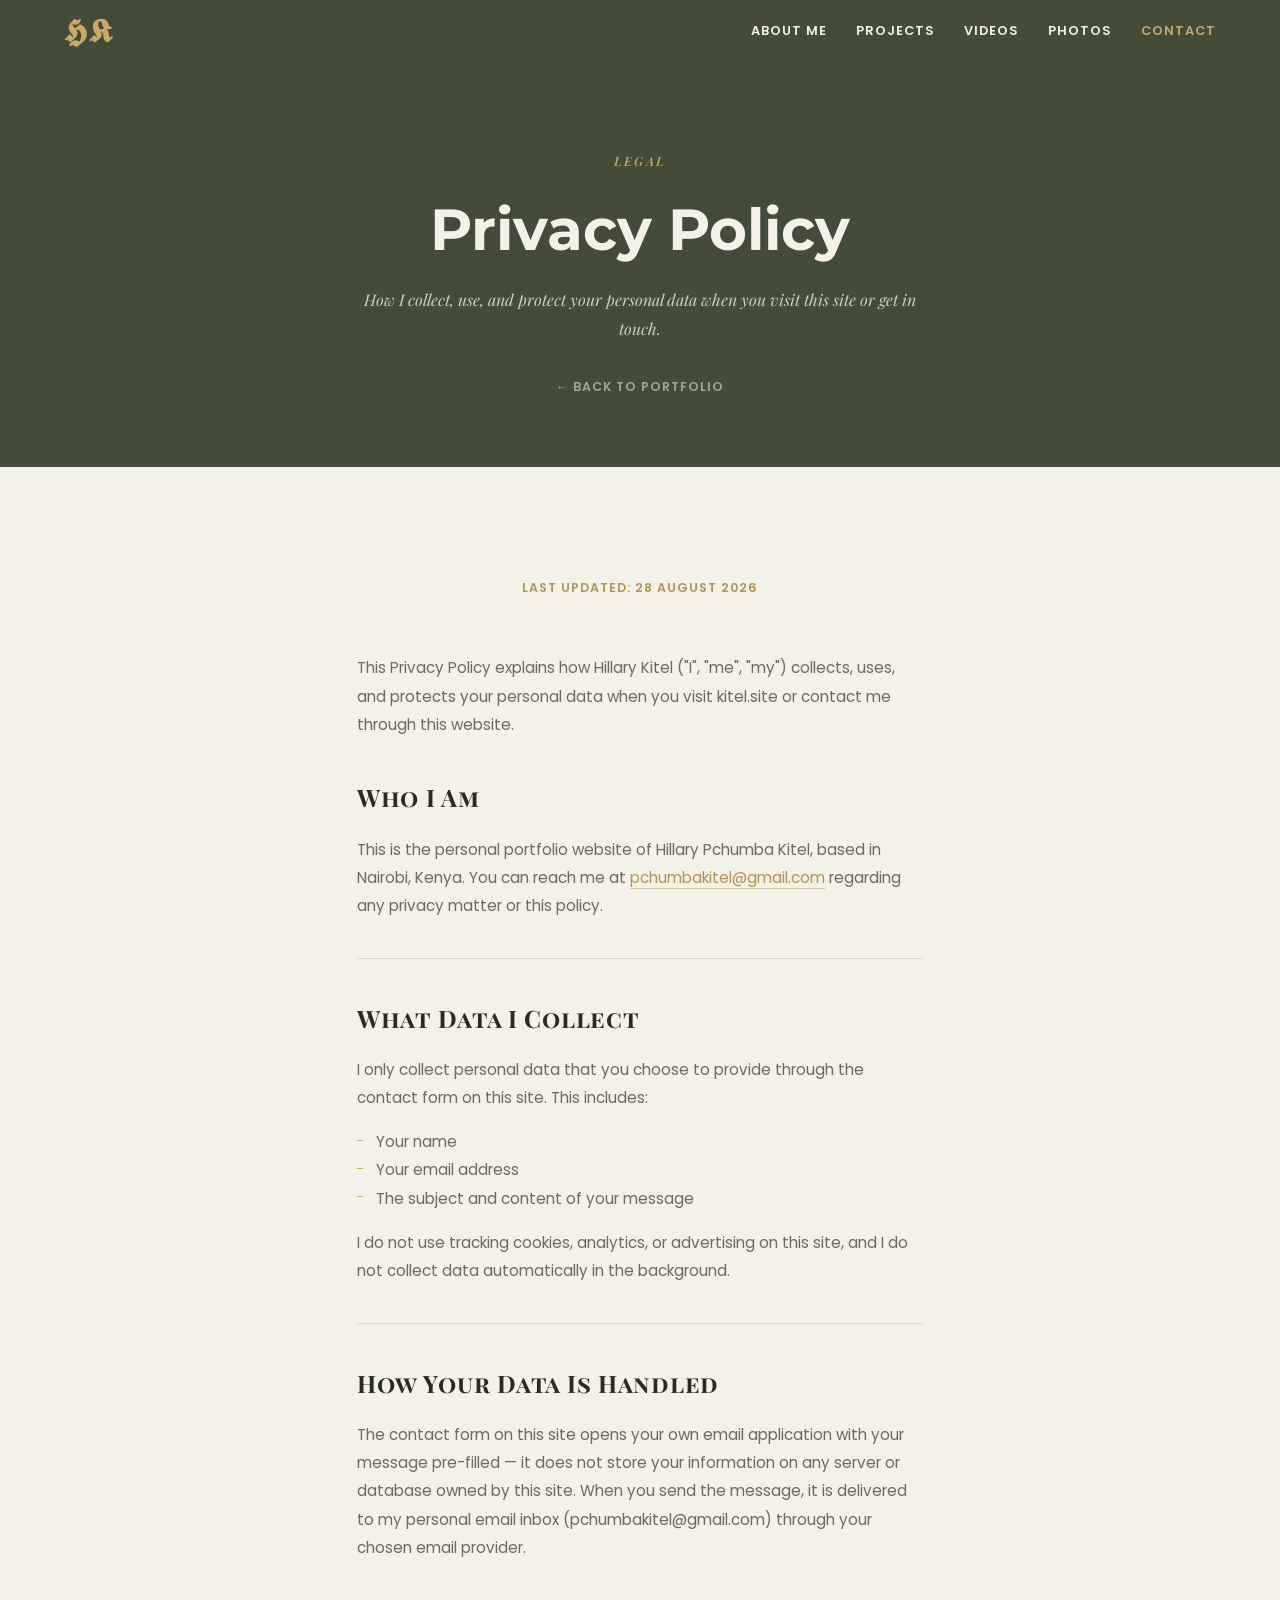
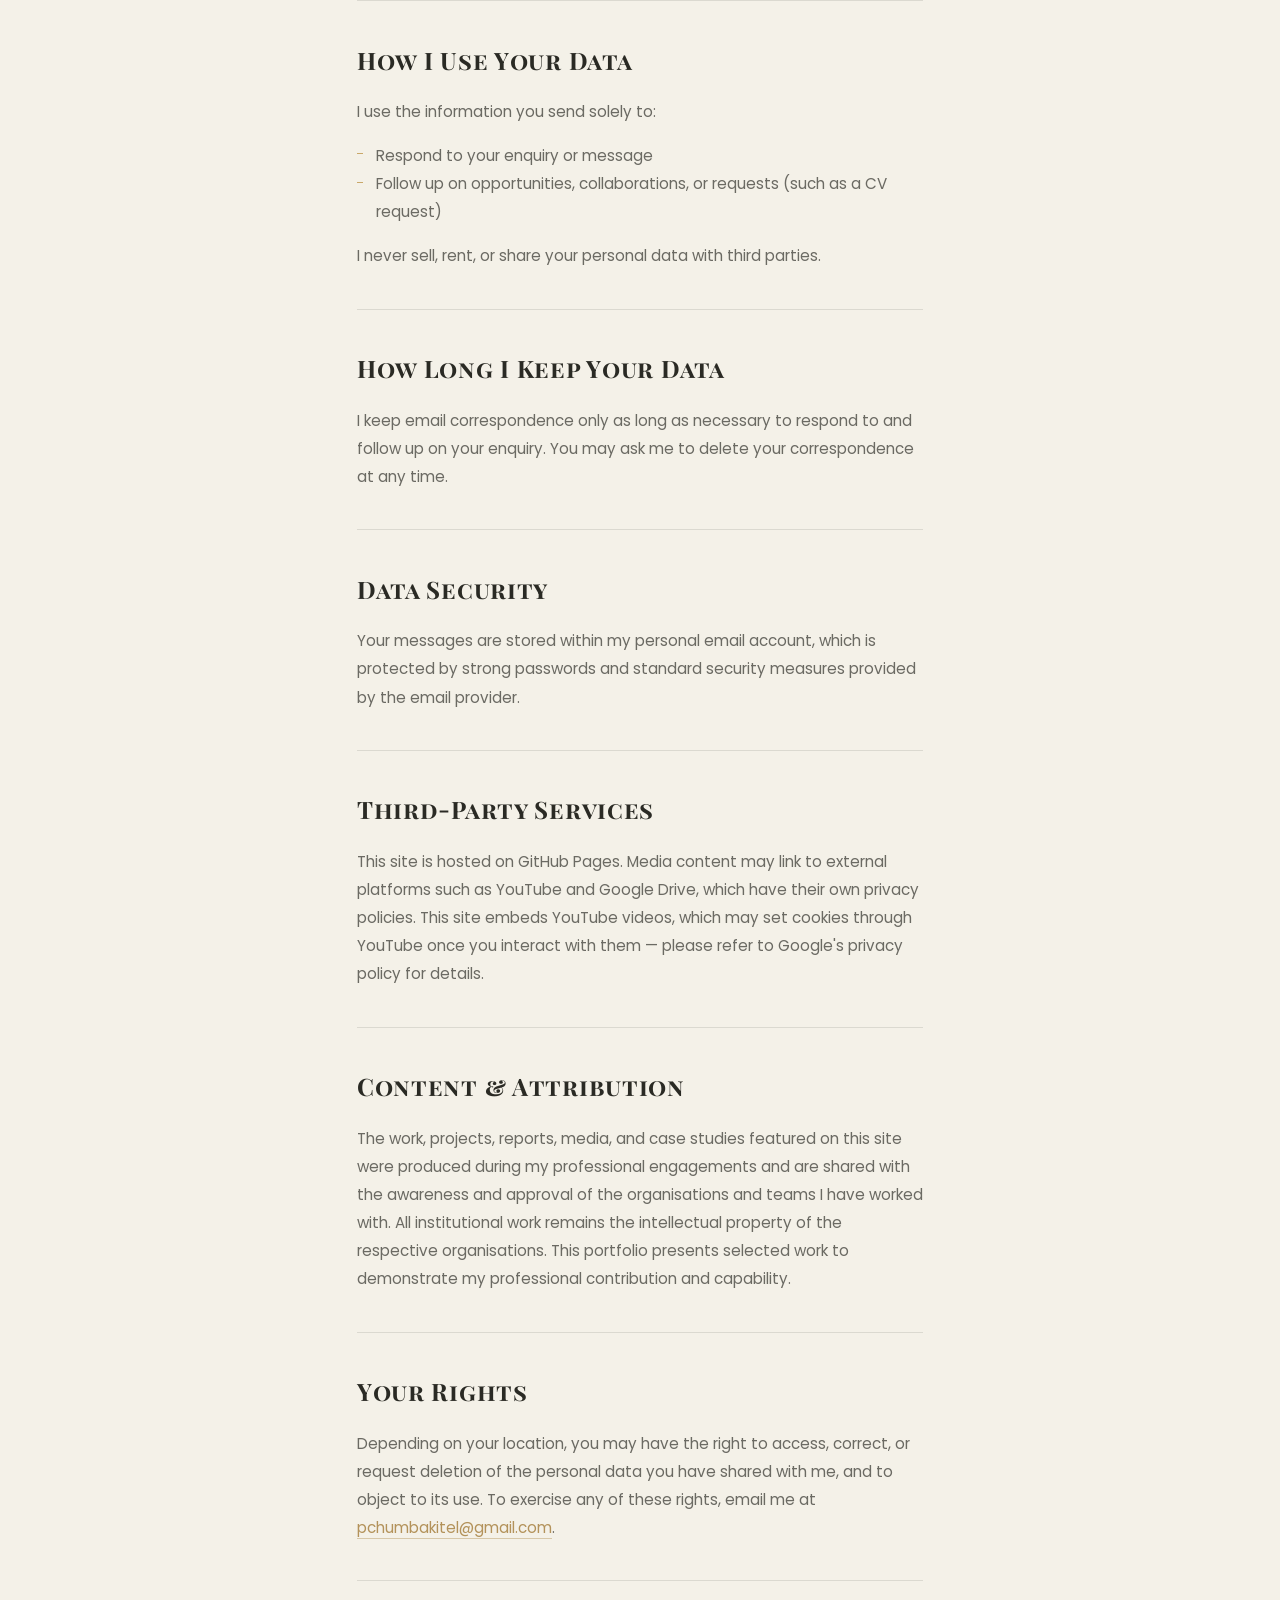
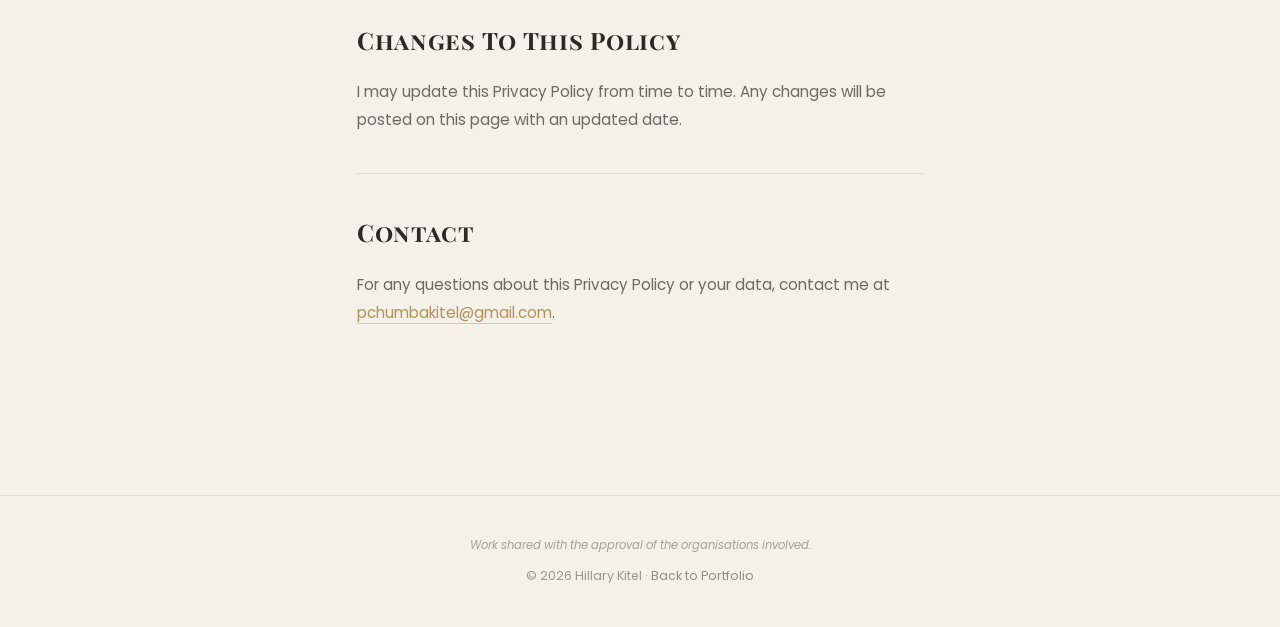
<file: privacy.html>
<!DOCTYPE html>
<html lang="en">
<head>
  <meta charset="UTF-8" />
  <meta name="viewport" content="width=device-width, initial-scale=1.0" />

  <!-- Favicon — "HK" monogram, sand/gold on muted green, inline SVG (no external file) -->
  <link rel="icon" type="image/svg+xml" href="data:image/svg+xml,%3Csvg%20xmlns='http://www.w3.org/2000/svg'%20viewBox='0%200%2064%2064'%3E%3Crect%20width='64'%20height='64'%20rx='14'%20fill='%23444b38'/%3E%3Ctext%20x='32'%20y='43'%20font-family='Georgia,%20serif'%20font-size='27'%20font-weight='700'%20letter-spacing='0.5'%20fill='%23c9a86a'%20text-anchor='middle'%3EHK%3C/text%3E%3C/svg%3E" />
  <link rel="apple-touch-icon" href="data:image/svg+xml,%3Csvg%20xmlns='http://www.w3.org/2000/svg'%20viewBox='0%200%2064%2064'%3E%3Crect%20width='64'%20height='64'%20rx='14'%20fill='%23444b38'/%3E%3Ctext%20x='32'%20y='43'%20font-family='Georgia,%20serif'%20font-size='27'%20font-weight='700'%20letter-spacing='0.5'%20fill='%23c9a86a'%20text-anchor='middle'%3EHK%3C/text%3E%3C/svg%3E" />

  <!-- Primary SEO -->
  <title>Privacy Policy — Hillary Kitel</title>
  <meta name="description" content="Privacy Policy for kitel.site — how Hillary Kitel collects, uses, and protects personal data shared through this portfolio site." />
  <meta name="author" content="Hillary Kitel" />
  <meta name="robots" content="index, follow" />
  <link rel="canonical" href="https://kitel.site/privacy.html" />

  <!-- Open Graph -->
  <meta property="og:type" content="website" />
  <meta property="og:site_name" content="Hillary Kitel" />
  <meta property="og:title" content="Privacy Policy — Hillary Kitel" />
  <meta property="og:description" content="Privacy Policy for kitel.site — how Hillary Kitel collects, uses, and protects personal data shared through this portfolio site." />
  <meta property="og:image" content="https://kitel.site/Images/profile.jpg" />
  <meta property="og:url" content="https://kitel.site/privacy.html" />

  <!-- Twitter Card -->
  <meta name="twitter:card" content="summary_large_image" />
  <meta name="twitter:title" content="Privacy Policy — Hillary Kitel" />
  <meta name="twitter:description" content="Privacy Policy for kitel.site — how Hillary Kitel collects, uses, and protects personal data shared through this portfolio site." />
  <meta name="twitter:image" content="https://kitel.site/Images/profile.jpg" />

  <link rel="preconnect" href="https://fonts.googleapis.com">
  <link rel="preconnect" href="https://fonts.gstatic.com" crossorigin>
  <link href="https://fonts.googleapis.com/css2?family=Playfair+Display:ital,wght@0,700;1,400&family=Poppins:wght@300;400;500;600;700&family=Montserrat:wght@700&family=UnifrakturCook:wght@700&display=swap" rel="stylesheet">
  <style>
    *, *::before, *::after { box-sizing: border-box; margin: 0; padding: 0; }

    :root {
      --sage:      #444b38;
      --cream:     #f4f1e8;
      --cream-deep:#ece6d6;
      --charcoal:  #2a2a24;
      --sand:      #c9a86a;
      --sand-deep: #b3925a;
      --nav-h:     60px;
      --ease: cubic-bezier(0.16, 1, 0.3, 1);
    }

    html { scroll-behavior: smooth; }
    body {
      font-family: 'Poppins', sans-serif;
      background: var(--cream);
      color: var(--charcoal);
      font-size: 16px;
      line-height: 1.7;
      overflow-x: hidden;
    }

    /* ── TYPE HELPERS (match index.html) ── */
    .section-label {
      display: inline-block;
      font-size: 0.72rem;
      letter-spacing: 0.22em;
      text-transform: uppercase;
      color: var(--sand);
      font-weight: 600;
      text-align: center;
    }
    .section-label::after {
      content: '';
      display: block;
      width: 44px;
      height: 1px;
      background: var(--sand);
      opacity: 0.7;
      margin: 0.9rem auto 0;
    }

    /* ── NAV ── */
    nav {
      position: fixed;
      top: 0; left: 0; right: 0;
      height: var(--nav-h);
      background: var(--sage);
      display: flex;
      align-items: center;
      justify-content: space-between;
      padding: 0 5%;
      z-index: 1000;
    }

    .nav-logo {
      font-family: 'UnifrakturCook', cursive;
      font-size: 2rem;
      font-weight: 700;
      color: var(--sand);
      text-decoration: none;
      letter-spacing: 2px;
      transition: transform 0.5s var(--ease), color 0.4s var(--ease);
    }
    .nav-logo:hover { transform: scale(1.08); color: var(--sand-deep); }

    .nav-links {
      display: flex;
      gap: 1.8rem;
      list-style: none;
      align-items: center;
    }
    .nav-links a {
      text-decoration: none;
      color: var(--cream);
      font-size: 0.8rem;
      font-weight: 600;
      letter-spacing: 0.08em;
      text-transform: uppercase;
      padding-bottom: 3px;
      border-bottom: 1px solid transparent;
      transition: color 0.4s var(--ease), border-color 0.4s var(--ease);
    }
    .nav-links a:hover { color: var(--sand); border-color: var(--sand); }
    .nav-links .btn-cv { color: var(--sand); }
    .nav-links .btn-cv:hover { color: var(--sand-deep); border-color: var(--sand-deep); }

    /* ── NAV TOGGLE (hamburger, mobile only) ── */
    .nav-toggle {
      display: none;
      flex-direction: column;
      justify-content: center;
      align-items: center;
      gap: 5px;
      width: 44px;
      height: 44px;
      background: none;
      border: none;
      padding: 0;
      margin: 0;
      cursor: pointer;
      z-index: 1001;
    }
    .nav-toggle-bar {
      display: block;
      width: 22px;
      height: 2px;
      background: var(--sand);
      border-radius: 1px;
      transition: transform 0.35s var(--ease), opacity 0.35s var(--ease);
    }
    .nav-toggle[aria-expanded="true"] .nav-toggle-bar:nth-child(1) { transform: translateY(7px) rotate(45deg); }
    .nav-toggle[aria-expanded="true"] .nav-toggle-bar:nth-child(2) { opacity: 0; }
    .nav-toggle[aria-expanded="true"] .nav-toggle-bar:nth-child(3) { transform: translateY(-7px) rotate(-45deg); }

    /* ── PAGE HEADER — green, centered, restrained ── */
    .page-header {
      min-height: 38vh;
      padding: calc(var(--nav-h) + 90px) 6% 70px;
      background: var(--sage);
      color: var(--cream);
      display: flex;
      flex-direction: column;
      align-items: center;
      justify-content: center;
      text-align: center;
      gap: 1.4rem;
    }

    .page-header .eyebrow {
      font-size: 0.78rem;
      letter-spacing: 0.2em;
      text-transform: uppercase;
      color: var(--sand);
      font-weight: 600;
    }

    .page-header h1 {
      font-family: 'Montserrat', sans-serif;
      font-size: clamp(2.4rem, 5.2vw, 3.6rem);
      font-weight: 700;
      color: var(--cream);
      line-height: 1.2;
    }

    .page-header p {
      color: rgba(244,241,232,0.8);
      font-size: 1rem;
      max-width: 580px;
      font-style: italic;
      font-family: 'Playfair Display', serif;
      line-height: 1.8;
    }

    .back-link {
      display: inline-flex;
      align-items: center;
      gap: 0.4rem;
      margin-top: 0.6rem;
      color: rgba(244,241,232,0.55);
      text-decoration: none;
      font-size: 0.78rem;
      font-weight: 600;
      letter-spacing: 0.08em;
      text-transform: uppercase;
      transition: color 0.4s var(--ease);
    }
    .back-link:hover { color: var(--sand); }

    /* ── POLICY CONTENT ── */
    .policy-content {
      max-width: 720px;
      margin: 0 auto;
      padding: 110px 6% 130px;
    }

    .policy-updated {
      text-align: center;
      font-size: 0.78rem;
      letter-spacing: 0.08em;
      text-transform: uppercase;
      color: var(--sand-deep);
      font-weight: 600;
      margin-bottom: 3.5rem;
    }

    .policy-block {
      padding: 2.4rem 0;
      border-top: 1px solid rgba(42,42,36,0.12);
    }
    .policy-block:first-of-type { border-top: none; padding-top: 0; }

    .policy-block h2 {
      font-family: 'Playfair Display', serif;
      font-variant: small-caps;
      letter-spacing: 0.03em;
      font-size: 1.5rem;
      font-weight: 700;
      color: var(--charcoal);
      margin-bottom: 1.1rem;
    }

    .policy-block p {
      color: rgba(42,42,36,0.68);
      font-size: 0.95rem;
      line-height: 1.85;
      margin-bottom: 1rem;
    }
    .policy-block p:last-child { margin-bottom: 0; }

    .policy-block ul {
      list-style: none;
      margin-bottom: 1rem;
    }
    .policy-block li {
      color: rgba(42,42,36,0.68);
      font-size: 0.95rem;
      line-height: 1.85;
      padding-left: 1.2rem;
      position: relative;
    }
    .policy-block li::before {
      content: '';
      position: absolute;
      left: 0;
      top: 0.75em;
      width: 6px;
      height: 1px;
      background: var(--sand);
    }

    .policy-block a {
      color: var(--sand-deep);
      text-decoration: none;
      border-bottom: 1px solid rgba(179,146,90,0.45);
      transition: border-color 0.4s var(--ease), color 0.4s var(--ease);
    }
    .policy-block a:hover { color: var(--charcoal); border-bottom-color: var(--charcoal); }

    /* ── FOOTER ── */
    .page-footer {
      background: var(--cream);
      color: rgba(42,42,36,0.45);
      text-align: center;
      padding: 2.5rem;
      font-size: 0.78rem;
      border-top: 1px solid rgba(42,42,36,0.1);
    }
    .page-footer a { color: rgba(42,42,36,0.5); text-decoration: none; border-bottom: 1px solid transparent; transition: color 0.4s var(--ease), border-color 0.4s var(--ease); }
    .page-footer a:hover { color: var(--sand-deep); border-bottom-color: var(--sand-deep); }
    .footer-attribution {
      font-size: 0.72rem;
      color: rgba(42,42,36,0.4);
      margin-bottom: 0.6rem;
      font-style: italic;
    }

    /* ── SCROLL PROGRESS ── */
    .scroll-progress {
      position: fixed;
      top: 0; left: 0;
      width: 100%;
      height: 2px;
      background: var(--sand);
      transform: scaleX(0);
      transform-origin: 0 0;
      z-index: 1100;
      will-change: transform;
    }

    /* ── SCROLL REVEAL ── */
    .reveal {
      opacity: 0;
      transform: translateY(24px);
      transition: opacity 0.8s var(--ease), transform 0.8s var(--ease);
      transition-delay: var(--reveal-delay, 0s);
    }
    .reveal.visible { opacity: 1; transform: none; }

    @media (prefers-reduced-motion: reduce) {
      *, *::before, *::after {
        animation-duration: 0.01ms !important;
        animation-iteration-count: 1 !important;
        transition-duration: 0.01ms !important;
        scroll-behavior: auto !important;
      }
      .reveal { opacity: 1; transform: none; }
    }

    /* ── RESPONSIVE ── */
    @media (max-width: 768px) {
      .page-header { padding: calc(var(--nav-h) + 60px) 7% 60px; }
      .policy-content { padding: 90px 7% 90px; }
      .policy-block { padding: 2rem 0; }

      /* Hamburger nav — all links reachable via a full-width dropdown panel */
      .nav-toggle { display: flex; }
      .nav-links {
        position: fixed;
        top: var(--nav-h);
        left: 0;
        right: 0;
        flex-direction: column;
        align-items: stretch;
        gap: 0;
        background: var(--sage);
        max-height: calc(100vh - var(--nav-h));
        overflow-y: auto;
        transform: translateY(-8px);
        opacity: 0;
        visibility: hidden;
        pointer-events: none;
        transition: opacity 0.35s var(--ease), transform 0.35s var(--ease), visibility 0.35s;
        box-shadow: 0 20px 40px rgba(0,0,0,0.25);
      }
      .nav-links.is-open {
        opacity: 1;
        visibility: visible;
        transform: translateY(0);
        pointer-events: auto;
      }
      .nav-links li { width: 100%; border-top: 1px solid rgba(244,241,232,0.12); }
      .nav-links li:first-child { border-top: none; }
      .nav-links a {
        display: flex;
        align-items: center;
        min-height: 56px;
        width: 100%;
        padding: 0 7%;
        font-size: 0.85rem;
        border-bottom: none;
      }
    }
  </style>
</head>
<body>

<div class="scroll-progress" id="scrollProgress"></div>

<!-- ═══ NAV ═══ -->
<header>
<nav>
  <a href="index.html" class="nav-logo">𝕳𝕶</a>
  <button type="button" class="nav-toggle" id="navToggle" aria-expanded="false" aria-controls="navLinks" aria-label="Open menu">
    <span class="nav-toggle-bar"></span>
    <span class="nav-toggle-bar"></span>
    <span class="nav-toggle-bar"></span>
  </button>
  <ul class="nav-links" id="navLinks">
    <li><a href="index.html#about">About Me</a></li>
    <li><a href="index.html#projects">Projects</a></li>
    <li><a href="media.html#videos">Videos</a></li>
    <li><a href="media.html#photos">Photos</a></li>
    <li><a href="index.html#footer" class="btn-cv">Contact</a></li>
  </ul>
</nav>
</header>

<main>

<!-- ═══ PAGE HEADER ═══ -->
<div class="page-header">
  <p class="eyebrow">Legal</p>
  <h1>Privacy Policy</h1>
  <p>How I collect, use, and protect your personal data when you visit this site or get in touch.</p>
  <a href="index.html" class="back-link">← Back to Portfolio</a>
</div>

<!-- ═══ POLICY CONTENT ═══ -->
<article class="policy-content">
  <p class="policy-updated reveal">Last updated: 28 August 2026</p>

  <p class="reveal" style="color: rgba(42,42,36,0.68); font-size: 0.95rem; line-height: 1.85; margin-bottom: 2.4rem;">This Privacy Policy explains how Hillary Kitel ("I", "me", "my") collects, uses, and protects your personal data when you visit kitel.site or contact me through this website.</p>

  <section class="policy-block reveal">
    <h2>Who I Am</h2>
    <p>This is the personal portfolio website of Hillary Pchumba Kitel, based in Nairobi, Kenya. You can reach me at <a href="mailto:pchumbakitel@gmail.com">pchumbakitel@gmail.com</a> regarding any privacy matter or this policy.</p>
  </section>

  <section class="policy-block reveal">
    <h2>What Data I Collect</h2>
    <p>I only collect personal data that you choose to provide through the contact form on this site. This includes:</p>
    <ul>
      <li>Your name</li>
      <li>Your email address</li>
      <li>The subject and content of your message</li>
    </ul>
    <p>I do not use tracking cookies, analytics, or advertising on this site, and I do not collect data automatically in the background.</p>
  </section>

  <section class="policy-block reveal">
    <h2>How Your Data Is Handled</h2>
    <p>The contact form on this site opens your own email application with your message pre-filled — it does not store your information on any server or database owned by this site. When you send the message, it is delivered to my personal email inbox (pchumbakitel@gmail.com) through your chosen email provider.</p>
  </section>

  <section class="policy-block reveal">
    <h2>How I Use Your Data</h2>
    <p>I use the information you send solely to:</p>
    <ul>
      <li>Respond to your enquiry or message</li>
      <li>Follow up on opportunities, collaborations, or requests (such as a CV request)</li>
    </ul>
    <p>I never sell, rent, or share your personal data with third parties.</p>
  </section>

  <section class="policy-block reveal">
    <h2>How Long I Keep Your Data</h2>
    <p>I keep email correspondence only as long as necessary to respond to and follow up on your enquiry. You may ask me to delete your correspondence at any time.</p>
  </section>

  <section class="policy-block reveal">
    <h2>Data Security</h2>
    <p>Your messages are stored within my personal email account, which is protected by strong passwords and standard security measures provided by the email provider.</p>
  </section>

  <section class="policy-block reveal">
    <h2>Third-Party Services</h2>
    <p>This site is hosted on GitHub Pages. Media content may link to external platforms such as YouTube and Google Drive, which have their own privacy policies. This site embeds YouTube videos, which may set cookies through YouTube once you interact with them — please refer to Google's privacy policy for details.</p>
  </section>

  <section class="policy-block reveal">
    <h2>Content &amp; Attribution</h2>
    <p>The work, projects, reports, media, and case studies featured on this site were produced during my professional engagements and are shared with the awareness and approval of the organisations and teams I have worked with. All institutional work remains the intellectual property of the respective organisations. This portfolio presents selected work to demonstrate my professional contribution and capability.</p>
  </section>

  <section class="policy-block reveal">
    <h2>Your Rights</h2>
    <p>Depending on your location, you may have the right to access, correct, or request deletion of the personal data you have shared with me, and to object to its use. To exercise any of these rights, email me at <a href="mailto:pchumbakitel@gmail.com">pchumbakitel@gmail.com</a>.</p>
  </section>

  <section class="policy-block reveal">
    <h2>Changes To This Policy</h2>
    <p>I may update this Privacy Policy from time to time. Any changes will be posted on this page with an updated date.</p>
  </section>

  <section class="policy-block reveal">
    <h2>Contact</h2>
    <p>For any questions about this Privacy Policy or your data, contact me at <a href="mailto:pchumbakitel@gmail.com">pchumbakitel@gmail.com</a>.</p>
  </section>
</article>

</main>

<footer>
<div class="page-footer">
  <p class="footer-attribution">Work shared with the approval of the organisations involved.</p>
  <p>© 2026 Hillary Kitel · <a href="index.html">Back to Portfolio</a></p>
</div>
</footer>

<script>
  // ── Mobile hamburger nav ──
  (function initNavToggle() {
    const navToggle = document.getElementById('navToggle');
    const navLinksEl = document.getElementById('navLinks');
    if (!navToggle || !navLinksEl) return;
    function closeMenu() {
      navToggle.setAttribute('aria-expanded', 'false');
      navLinksEl.classList.remove('is-open');
    }
    navToggle.addEventListener('click', () => {
      const isOpen = navToggle.getAttribute('aria-expanded') === 'true';
      navToggle.setAttribute('aria-expanded', String(!isOpen));
      navLinksEl.classList.toggle('is-open', !isOpen);
    });
    navLinksEl.querySelectorAll('a').forEach(a => a.addEventListener('click', closeMenu));
    window.addEventListener('resize', () => { if (window.innerWidth > 768) closeMenu(); });
  })();

  const scrollProgressEl = document.getElementById('scrollProgress');
  let scrollTicking = false;

  function updateOnScroll() {
    const scrollY = window.scrollY;
    const docHeight = document.documentElement.scrollHeight - window.innerHeight;
    const progress = docHeight > 0 ? scrollY / docHeight : 0;
    scrollProgressEl.style.transform = `scaleX(${progress})`;
    scrollTicking = false;
  }

  window.addEventListener('scroll', () => {
    if (!scrollTicking) {
      requestAnimationFrame(updateOnScroll);
      scrollTicking = true;
    }
  }, { passive: true });

  updateOnScroll();

  const revealObserver = new IntersectionObserver((entries) => {
    entries.forEach(e => {
      if (e.isIntersecting) { e.target.classList.add('visible'); revealObserver.unobserve(e.target); }
    });
  }, { threshold: 0.12 });
  document.querySelectorAll('.reveal').forEach(r => revealObserver.observe(r));
</script>
</body>
</html>
</file>
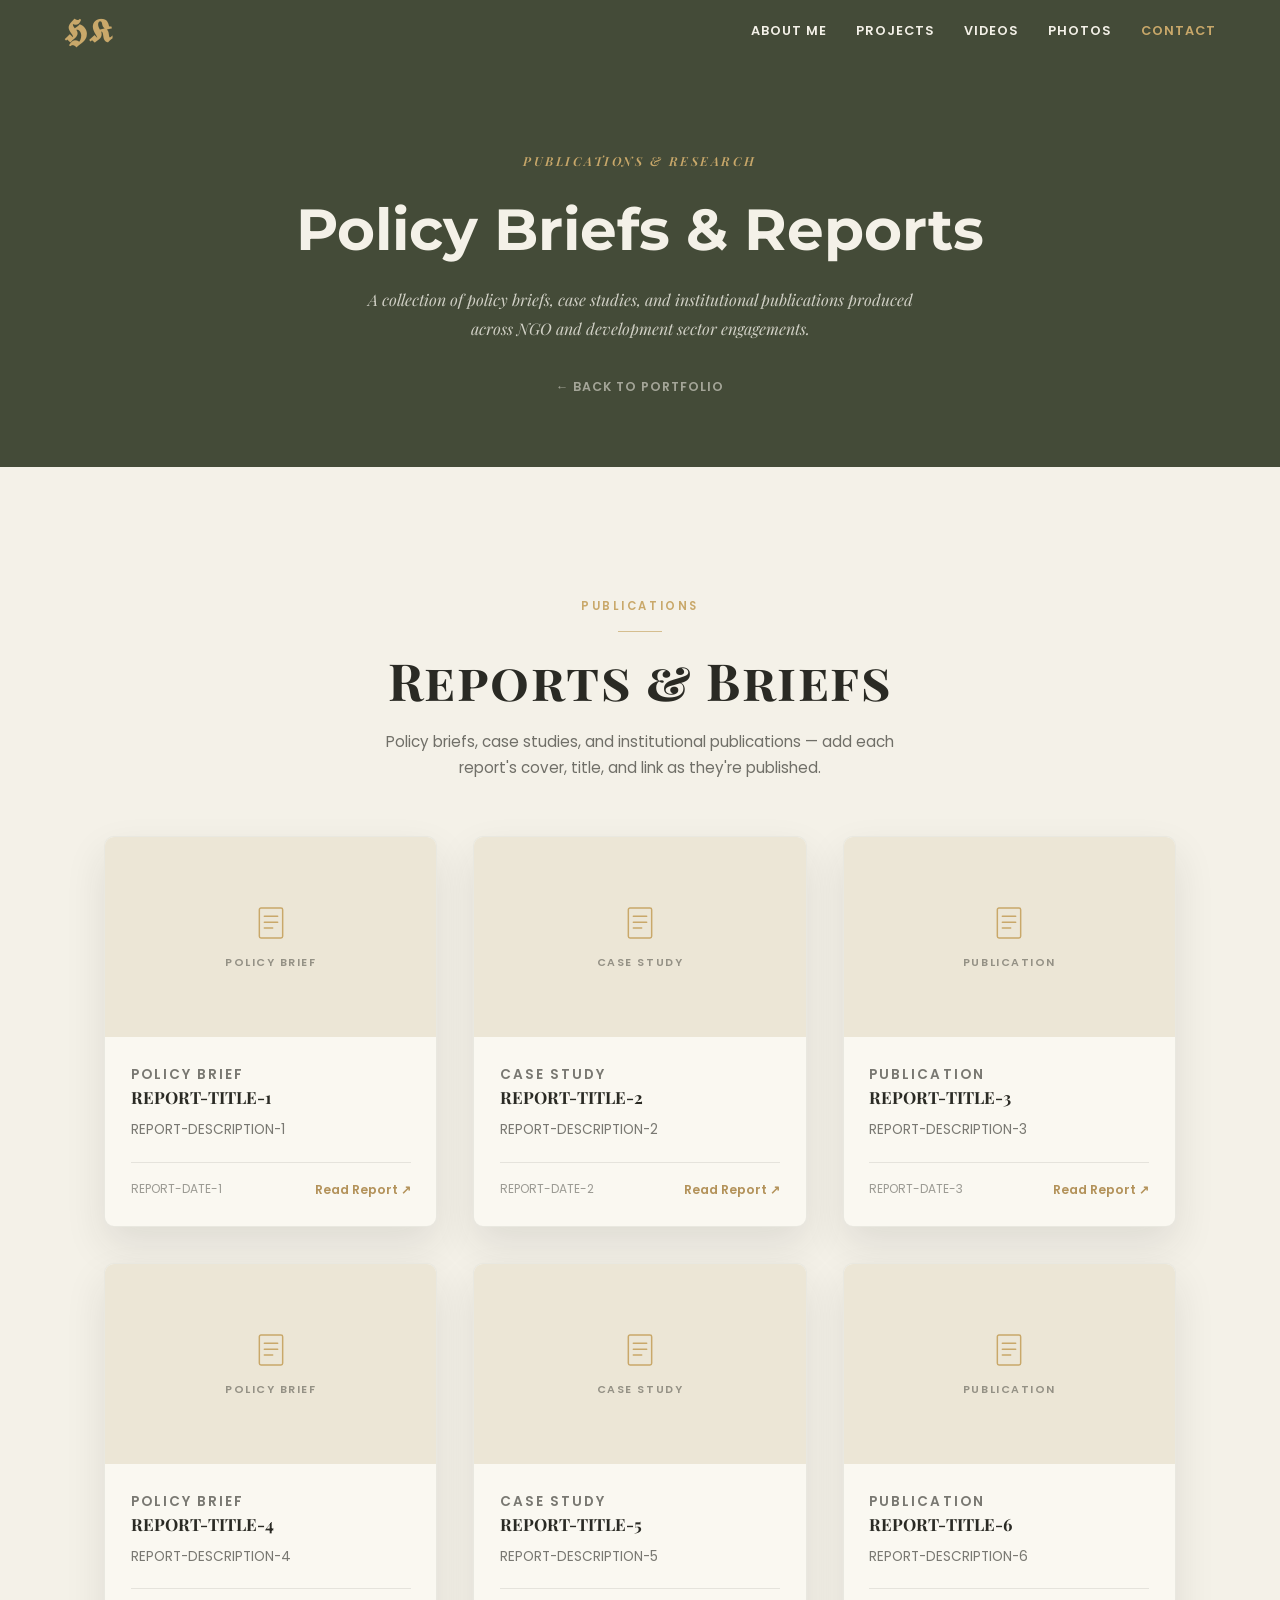
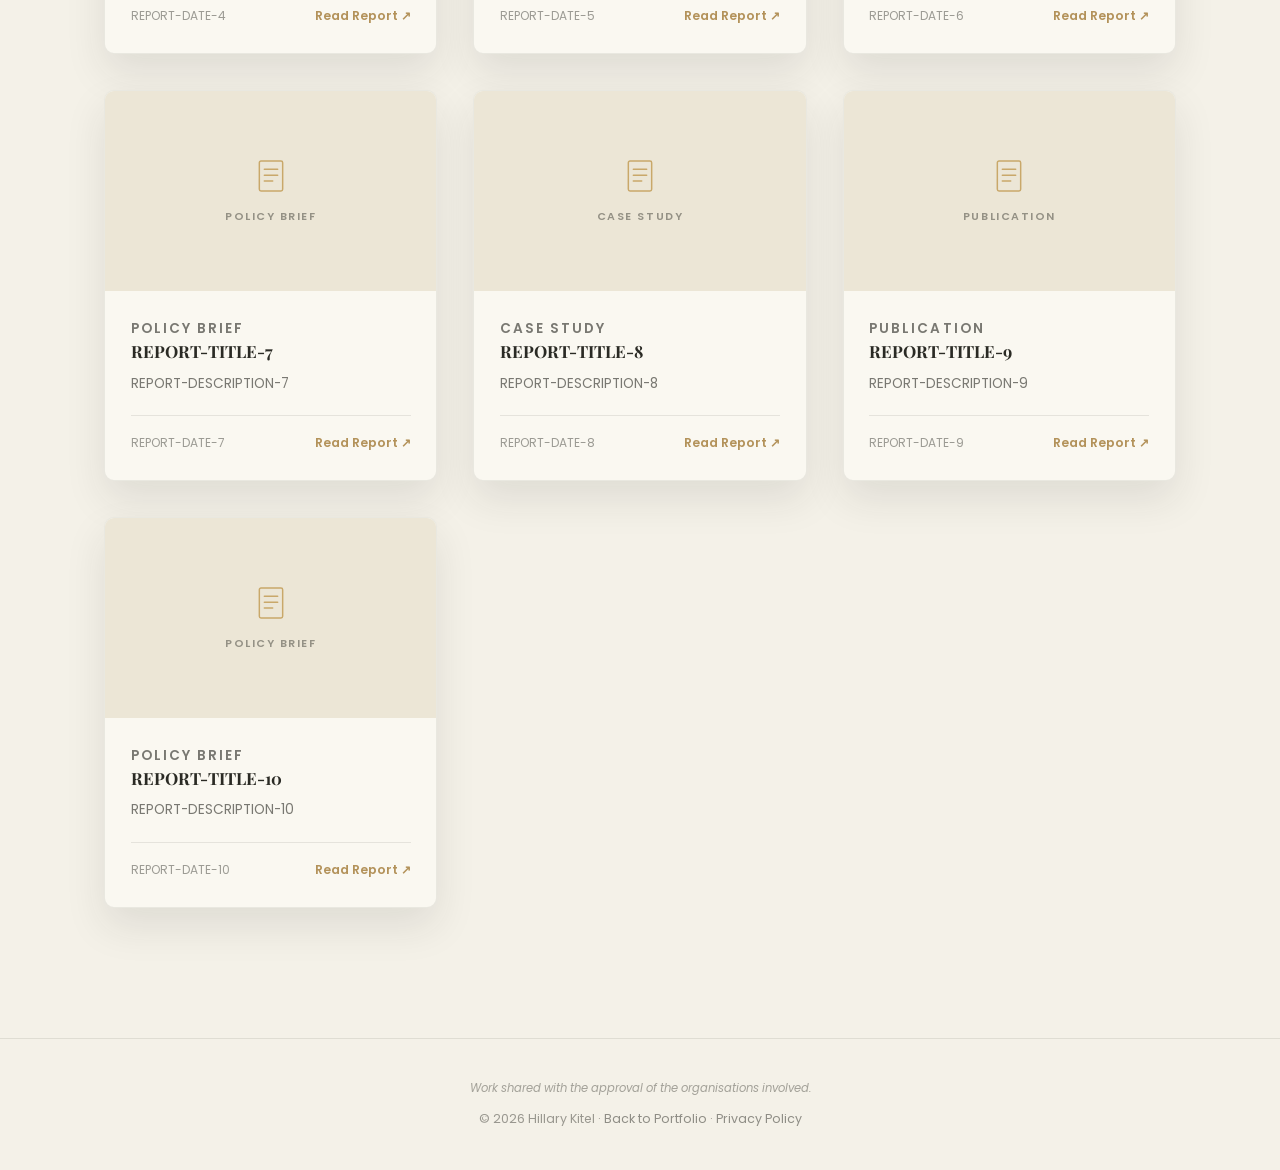
<file: reports.html>
<!DOCTYPE html>
<html lang="en">
<head>
  <meta charset="UTF-8" />
  <meta name="viewport" content="width=device-width, initial-scale=1.0" />

  <!-- Favicon — "HK" monogram, sand/gold on muted green, inline SVG (no external file) -->
  <link rel="icon" type="image/svg+xml" href="data:image/svg+xml,%3Csvg%20xmlns='http://www.w3.org/2000/svg'%20viewBox='0%200%2064%2064'%3E%3Crect%20width='64'%20height='64'%20rx='14'%20fill='%23444b38'/%3E%3Ctext%20x='32'%20y='43'%20font-family='Georgia,%20serif'%20font-size='27'%20font-weight='700'%20letter-spacing='0.5'%20fill='%23c9a86a'%20text-anchor='middle'%3EHK%3C/text%3E%3C/svg%3E" />
  <link rel="apple-touch-icon" href="data:image/svg+xml,%3Csvg%20xmlns='http://www.w3.org/2000/svg'%20viewBox='0%200%2064%2064'%3E%3Crect%20width='64'%20height='64'%20rx='14'%20fill='%23444b38'/%3E%3Ctext%20x='32'%20y='43'%20font-family='Georgia,%20serif'%20font-size='27'%20font-weight='700'%20letter-spacing='0.5'%20fill='%23c9a86a'%20text-anchor='middle'%3EHK%3C/text%3E%3C/svg%3E" />

  <!-- Primary SEO -->
  <title>Hillary Kitel — Policy Briefs & Reports</title>
  <meta name="description" content="Policy briefs, case studies, and institutional publications from Hillary Kitel's programme and communications work in Kenya's NGO development sector." />
  <meta name="author" content="Hillary Kitel" />
  <meta name="robots" content="index, follow" />
  <link rel="canonical" href="https://kitel.site/reports.html" />

  <!-- Open Graph -->
  <meta property="og:type" content="website" />
  <meta property="og:site_name" content="Hillary Kitel" />
  <meta property="og:title" content="Hillary Kitel — Policy Briefs & Reports" />
  <meta property="og:description" content="Policy briefs, case studies, and institutional publications from Hillary Kitel's programme and communications work in Kenya's NGO development sector." />
  <meta property="og:image" content="https://kitel.site/Images/profile.jpg" />
  <meta property="og:url" content="https://kitel.site/reports.html" />

  <!-- Twitter Card -->
  <meta name="twitter:card" content="summary_large_image" />
  <meta name="twitter:title" content="Hillary Kitel — Policy Briefs & Reports" />
  <meta name="twitter:description" content="Policy briefs, case studies, and institutional publications from Hillary Kitel's programme and communications work in Kenya's NGO development sector." />
  <meta name="twitter:image" content="https://kitel.site/Images/profile.jpg" />

  <link rel="preconnect" href="https://fonts.googleapis.com">
  <link rel="preconnect" href="https://fonts.gstatic.com" crossorigin>
  <link href="https://fonts.googleapis.com/css2?family=Playfair+Display:ital,wght@0,700;1,400&family=Poppins:wght@300;400;500;600;700&family=Montserrat:wght@700&family=UnifrakturCook:wght@700&display=swap" rel="stylesheet">
  <style>
    *, *::before, *::after { box-sizing: border-box; margin: 0; padding: 0; }

    :root {
      --sage:      #444b38;
      --cream:     #f4f1e8;
      --cream-deep:#ece6d6;
      --charcoal:  #2a2a24;
      --sand:      #c9a86a;
      --sand-deep: #b3925a;
      --nav-h:     60px;
      --ease: cubic-bezier(0.16, 1, 0.3, 1);
    }

    html { scroll-behavior: smooth; }
    body {
      font-family: 'Poppins', sans-serif;
      background: var(--cream);
      color: var(--charcoal);
      font-size: 16px;
      line-height: 1.7;
      overflow-x: hidden;
    }

    /* ── TYPE HELPERS (match index.html) ── */
    .section-label {
      display: inline-block;
      font-size: 0.72rem;
      letter-spacing: 0.22em;
      text-transform: uppercase;
      color: var(--sand);
      font-weight: 600;
      text-align: center;
    }
    .section-label::after {
      content: '';
      display: block;
      width: 44px;
      height: 1px;
      background: var(--sand);
      opacity: 0.7;
      margin: 0.9rem auto 0;
    }

    .section-title {
      font-family: 'Playfair Display', serif;
      font-variant: small-caps;
      letter-spacing: 0.03em;
      font-size: clamp(2.1rem, 4.2vw, 3.2rem);
      font-weight: 700;
      line-height: 1.2;
      text-align: center;
      color: var(--charcoal);
    }

    .section-header {
      max-width: 640px;
      margin: 0 auto;
      text-align: center;
      display: flex;
      flex-direction: column;
      gap: 1.1rem;
    }

    .section-subtext {
      color: rgba(42,42,36,0.65);
      font-size: 0.95rem;
      max-width: 560px;
      margin: 0 auto;
      text-align: center;
    }

    /* ── NAV ── */
    nav {
      position: fixed;
      top: 0; left: 0; right: 0;
      height: var(--nav-h);
      background: var(--sage);
      display: flex;
      align-items: center;
      justify-content: space-between;
      padding: 0 5%;
      z-index: 1000;
    }

    .nav-logo {
      font-family: 'UnifrakturCook', cursive;
      font-size: 2rem;
      font-weight: 700;
      color: var(--sand);
      text-decoration: none;
      letter-spacing: 2px;
      transition: transform 0.5s var(--ease), color 0.4s var(--ease);
    }
    .nav-logo:hover { transform: scale(1.08); color: var(--sand-deep); }

    .nav-links {
      display: flex;
      gap: 1.8rem;
      list-style: none;
      align-items: center;
    }
    .nav-links a {
      text-decoration: none;
      color: var(--cream);
      font-size: 0.8rem;
      font-weight: 600;
      letter-spacing: 0.08em;
      text-transform: uppercase;
      padding-bottom: 3px;
      border-bottom: 1px solid transparent;
      transition: color 0.4s var(--ease), border-color 0.4s var(--ease);
    }
    .nav-links a:hover { color: var(--sand); border-color: var(--sand); }
    .nav-links .btn-cv { color: var(--sand); }
    .nav-links .btn-cv:hover { color: var(--sand-deep); border-color: var(--sand-deep); }

    /* ── NAV TOGGLE (hamburger, mobile only) ── */
    .nav-toggle {
      display: none;
      flex-direction: column;
      justify-content: center;
      align-items: center;
      gap: 5px;
      width: 44px;
      height: 44px;
      background: none;
      border: none;
      padding: 0;
      margin: 0;
      cursor: pointer;
      z-index: 1001;
    }
    .nav-toggle-bar {
      display: block;
      width: 22px;
      height: 2px;
      background: var(--sand);
      border-radius: 1px;
      transition: transform 0.35s var(--ease), opacity 0.35s var(--ease);
    }
    .nav-toggle[aria-expanded="true"] .nav-toggle-bar:nth-child(1) { transform: translateY(7px) rotate(45deg); }
    .nav-toggle[aria-expanded="true"] .nav-toggle-bar:nth-child(2) { opacity: 0; }
    .nav-toggle[aria-expanded="true"] .nav-toggle-bar:nth-child(3) { transform: translateY(-7px) rotate(-45deg); }

    /* ── PAGE HEADER — green, centered, restrained ── */
    .page-header {
      min-height: 44vh;
      padding: calc(var(--nav-h) + 90px) 6% 70px;
      background: var(--sage);
      color: var(--cream);
      display: flex;
      flex-direction: column;
      align-items: center;
      justify-content: center;
      text-align: center;
      gap: 1.4rem;
    }

    .page-header .eyebrow {
      font-size: 0.78rem;
      letter-spacing: 0.2em;
      text-transform: uppercase;
      color: var(--sand);
      font-weight: 600;
    }

    .page-header h1 {
      font-family: 'Montserrat', sans-serif;
      font-size: clamp(2.4rem, 5.2vw, 3.6rem);
      font-weight: 700;
      color: var(--cream);
      line-height: 1.2;
    }

    .page-header p {
      color: rgba(244,241,232,0.8);
      font-size: 1rem;
      max-width: 580px;
      font-style: italic;
      font-family: 'Playfair Display', serif;
      line-height: 1.8;
    }

    .back-link {
      display: inline-flex;
      align-items: center;
      gap: 0.4rem;
      margin-top: 0.6rem;
      color: rgba(244,241,232,0.55);
      text-decoration: none;
      font-size: 0.78rem;
      font-weight: 600;
      letter-spacing: 0.08em;
      text-transform: uppercase;
      transition: color 0.4s var(--ease);
    }
    .back-link:hover { color: var(--sand); }

    /* ── REPORTS GRID ── */
    .reports-section {
      padding: 130px 5%;
      max-width: 1200px;
      margin: 0 auto;
    }

    .reports-grid {
      display: grid;
      grid-template-columns: repeat(auto-fill, minmax(300px, 1fr));
      gap: 2.25rem;
      margin-top: 3.5rem;
    }

    .report-card {
      background: #faf8f1;
      border: 1px solid rgba(42,42,36,0.08);
      border-radius: 10px;
      overflow: hidden;
      box-shadow: 0 18px 40px rgba(42,42,36,0.1);
      transition: transform 0.6s var(--ease), box-shadow 0.6s var(--ease), border-color 0.5s var(--ease);
      display: flex;
      flex-direction: column;
    }
    .report-card:hover {
      transform: translateY(-8px);
      box-shadow: 0 26px 55px rgba(42,42,36,0.16);
      border-color: rgba(201,168,106,0.5);
    }

    .reports-grid .report-card:nth-child(6n+1) { --reveal-delay: 0s; }
    .reports-grid .report-card:nth-child(6n+2) { --reveal-delay: 0.08s; }
    .reports-grid .report-card:nth-child(6n+3) { --reveal-delay: 0.16s; }
    .reports-grid .report-card:nth-child(6n+4) { --reveal-delay: 0.24s; }
    .reports-grid .report-card:nth-child(6n+5) { --reveal-delay: 0.32s; }
    .reports-grid .report-card:nth-child(6n+6) { --reveal-delay: 0.4s; }

    /* Thumbnail — replace with actual cover screenshot */
    .report-thumb {
      width: 100%;
      height: 200px;
      object-fit: cover;
      display: block;
      transition: transform 0.7s var(--ease);
    }
    .report-card:hover .report-thumb { transform: scale(1.04); }

    /* Placeholder shown when no image yet */
    .report-thumb-placeholder {
      width: 100%;
      height: 200px;
      background: var(--cream-deep);
      display: flex;
      flex-direction: column;
      align-items: center;
      justify-content: center;
      gap: 0.7rem;
      color: var(--sand);
    }
    .report-thumb-placeholder svg { width: 40px; height: 40px; }
    .report-thumb-placeholder span {
      font-size: 0.68rem;
      letter-spacing: 0.14em;
      text-transform: uppercase;
      font-weight: 600;
      color: rgba(42,42,36,0.45);
      font-family: 'Poppins', sans-serif;
    }

    .report-body { padding: 1.6rem; display: flex; flex-direction: column; flex: 1; }

    .report-tag {
      font-size: 0.62rem;
      letter-spacing: 0.15em;
      text-transform: uppercase;
      color: var(--sand-deep);
      font-weight: 600;
      margin-bottom: 0.45rem;
    }

    .report-body h3 {
      font-family: 'Playfair Display', serif;
      font-size: 1.05rem;
      font-weight: 700;
      color: var(--charcoal);
      margin-bottom: 0.5rem;
      line-height: 1.4;
    }

    .report-body p {
      font-size: 0.85rem;
      color: rgba(42,42,36,0.62);
      line-height: 1.7;
      margin-bottom: auto;
    }

    .report-meta {
      display: flex;
      align-items: center;
      justify-content: space-between;
      margin-top: 1.3rem;
      padding-top: 1rem;
      border-top: 1px solid rgba(42,42,36,0.1);
    }

    .report-date { font-size: 0.75rem; color: rgba(42,42,36,0.45); }

    .report-btn {
      display: inline-block;
      color: var(--sand-deep);
      text-decoration: none;
      font-size: 0.78rem;
      font-weight: 600;
      border-bottom: 1px solid transparent;
      transition: border-color 0.4s var(--ease);
    }
    .report-btn:hover { border-bottom-color: var(--sand-deep); }

    /* ── FOOTER ── */
    .page-footer {
      background: var(--cream);
      color: rgba(42,42,36,0.45);
      text-align: center;
      padding: 2.5rem;
      font-size: 0.78rem;
      border-top: 1px solid rgba(42,42,36,0.1);
    }
    .page-footer a { color: rgba(42,42,36,0.5); text-decoration: none; border-bottom: 1px solid transparent; transition: color 0.4s var(--ease), border-color 0.4s var(--ease); }
    .page-footer a:hover { color: var(--sand-deep); border-bottom-color: var(--sand-deep); }
    .footer-attribution {
      font-size: 0.72rem;
      color: rgba(42,42,36,0.4);
      margin-bottom: 0.6rem;
      font-style: italic;
    }

    /* ── SCROLL PROGRESS ── */
    .scroll-progress {
      position: fixed;
      top: 0; left: 0;
      width: 100%;
      height: 2px;
      background: var(--sand);
      transform: scaleX(0);
      transform-origin: 0 0;
      z-index: 1100;
      will-change: transform;
    }

    /* ── SCROLL REVEAL ── */
    .reveal {
      opacity: 0;
      transform: translateY(24px);
      transition: opacity 0.8s var(--ease), transform 0.8s var(--ease);
      transition-delay: var(--reveal-delay, 0s);
    }
    .reveal.visible { opacity: 1; transform: none; }

    @media (prefers-reduced-motion: reduce) {
      *, *::before, *::after {
        animation-duration: 0.01ms !important;
        animation-iteration-count: 1 !important;
        transition-duration: 0.01ms !important;
        scroll-behavior: auto !important;
      }
      .reveal { opacity: 1; transform: none; }
    }

    /* ── RESPONSIVE ── */
    @media (max-width: 768px) {
      .page-header { padding: calc(var(--nav-h) + 60px) 7% 60px; }
      .reports-section { padding: 90px 6%; }
      .reports-grid { grid-template-columns: 1fr; }

      /* Hamburger nav — all links reachable via a full-width dropdown panel */
      .nav-toggle { display: flex; }
      .nav-links {
        position: fixed;
        top: var(--nav-h);
        left: 0;
        right: 0;
        flex-direction: column;
        align-items: stretch;
        gap: 0;
        background: var(--sage);
        max-height: calc(100vh - var(--nav-h));
        overflow-y: auto;
        transform: translateY(-8px);
        opacity: 0;
        visibility: hidden;
        pointer-events: none;
        transition: opacity 0.35s var(--ease), transform 0.35s var(--ease), visibility 0.35s;
        box-shadow: 0 20px 40px rgba(0,0,0,0.25);
      }
      .nav-links.is-open {
        opacity: 1;
        visibility: visible;
        transform: translateY(0);
        pointer-events: auto;
      }
      .nav-links li { width: 100%; border-top: 1px solid rgba(244,241,232,0.12); }
      .nav-links li:first-child { border-top: none; }
      .nav-links a {
        display: flex;
        align-items: center;
        min-height: 56px;
        width: 100%;
        padding: 0 7%;
        font-size: 0.85rem;
        border-bottom: none;
      }
    }
  </style>
</head>
<body>

<div class="scroll-progress" id="scrollProgress"></div>

<!-- NAV -->
<header>
<nav>
  <a href="index.html" class="nav-logo">𝕳𝕶</a>
  <button type="button" class="nav-toggle" id="navToggle" aria-expanded="false" aria-controls="navLinks" aria-label="Open menu">
    <span class="nav-toggle-bar"></span>
    <span class="nav-toggle-bar"></span>
    <span class="nav-toggle-bar"></span>
  </button>
  <ul class="nav-links" id="navLinks">
    <li><a href="index.html#about">About Me</a></li>
    <li><a href="index.html#projects">Projects</a></li>
    <li><a href="media.html#videos">Videos</a></li>
    <li><a href="media.html#photos">Photos</a></li>
    <li><a href="index.html#footer" class="btn-cv">Contact</a></li>
  </ul>
</nav>
</header>

<main>

<!-- PAGE HEADER -->
<div class="page-header">
  <p class="eyebrow">Publications &amp; Research</p>
  <h1>Policy Briefs &amp; Reports</h1>
  <p>A collection of policy briefs, case studies, and institutional publications produced across NGO and development sector engagements.</p>
  <a href="index.html" class="back-link">← Back to Portfolio</a>
</div>

<!-- REPORTS GRID -->
<section class="reports-section">
  <div class="section-header reveal">
    <p class="section-label">Publications</p>
    <h2 class="section-title">Reports &amp; Briefs</h2>
    <p class="section-subtext">Policy briefs, case studies, and institutional publications — add each report's cover, title, and link as they're published.</p>
  </div>

  <div class="reports-grid">

    <!--
      HOW TO USE:
      - Replace REPORT-TITLE with the actual report name
      - Replace REPORT-DESCRIPTION with a one-line summary
      - Replace REPORT-DATE with the publication date e.g. "March 2024"
      - Replace REPORT-TAG with the category e.g. "Policy Brief" / "Case Study" / "Publication"
      - Replace documents/reports/report1.pdf with the actual path to your PDF in the repo
      - To add a cover image: replace the placeholder div with:
        <img src="Images/reports/report1.jpg" class="report-thumb" alt="Report Title" />
    -->

    <!-- REPORT 1 -->
    <div class="report-card reveal">
      <div class="report-thumb-placeholder">
        <svg viewBox="0 0 48 48" fill="none" stroke="currentColor" stroke-width="1.8" stroke-linecap="round" stroke-linejoin="round" aria-hidden="true">
          <rect x="10" y="6" width="28" height="36" rx="2"/>
          <line x1="16" y1="16" x2="32" y2="16"/>
          <line x1="16" y1="23" x2="32" y2="23"/>
          <line x1="16" y1="30" x2="26" y2="30"/>
        </svg>
        <span>Policy Brief</span>
      </div>
      <div class="report-body">
        <p class="report-tag">Policy Brief</p>
        <h3>REPORT-TITLE-1</h3>
        <p>REPORT-DESCRIPTION-1</p>
        <div class="report-meta">
          <span class="report-date">REPORT-DATE-1</span>
          <a href="documents/reports/report1.pdf" target="_blank" class="report-btn">Read Report ↗</a>
        </div>
      </div>
    </div>

    <!-- REPORT 2 -->
    <div class="report-card reveal">
      <div class="report-thumb-placeholder">
        <svg viewBox="0 0 48 48" fill="none" stroke="currentColor" stroke-width="1.8" stroke-linecap="round" stroke-linejoin="round" aria-hidden="true">
          <rect x="10" y="6" width="28" height="36" rx="2"/>
          <line x1="16" y1="16" x2="32" y2="16"/>
          <line x1="16" y1="23" x2="32" y2="23"/>
          <line x1="16" y1="30" x2="26" y2="30"/>
        </svg>
        <span>Case Study</span>
      </div>
      <div class="report-body">
        <p class="report-tag">Case Study</p>
        <h3>REPORT-TITLE-2</h3>
        <p>REPORT-DESCRIPTION-2</p>
        <div class="report-meta">
          <span class="report-date">REPORT-DATE-2</span>
          <a href="documents/reports/report2.pdf" target="_blank" class="report-btn">Read Report ↗</a>
        </div>
      </div>
    </div>

    <!-- REPORT 3 -->
    <div class="report-card reveal">
      <div class="report-thumb-placeholder">
        <svg viewBox="0 0 48 48" fill="none" stroke="currentColor" stroke-width="1.8" stroke-linecap="round" stroke-linejoin="round" aria-hidden="true">
          <rect x="10" y="6" width="28" height="36" rx="2"/>
          <line x1="16" y1="16" x2="32" y2="16"/>
          <line x1="16" y1="23" x2="32" y2="23"/>
          <line x1="16" y1="30" x2="26" y2="30"/>
        </svg>
        <span>Publication</span>
      </div>
      <div class="report-body">
        <p class="report-tag">Publication</p>
        <h3>REPORT-TITLE-3</h3>
        <p>REPORT-DESCRIPTION-3</p>
        <div class="report-meta">
          <span class="report-date">REPORT-DATE-3</span>
          <a href="documents/reports/report3.pdf" target="_blank" class="report-btn">Read Report ↗</a>
        </div>
      </div>
    </div>

    <!-- REPORT 4 -->
    <div class="report-card reveal">
      <div class="report-thumb-placeholder">
        <svg viewBox="0 0 48 48" fill="none" stroke="currentColor" stroke-width="1.8" stroke-linecap="round" stroke-linejoin="round" aria-hidden="true">
          <rect x="10" y="6" width="28" height="36" rx="2"/>
          <line x1="16" y1="16" x2="32" y2="16"/>
          <line x1="16" y1="23" x2="32" y2="23"/>
          <line x1="16" y1="30" x2="26" y2="30"/>
        </svg>
        <span>Policy Brief</span>
      </div>
      <div class="report-body">
        <p class="report-tag">Policy Brief</p>
        <h3>REPORT-TITLE-4</h3>
        <p>REPORT-DESCRIPTION-4</p>
        <div class="report-meta">
          <span class="report-date">REPORT-DATE-4</span>
          <a href="documents/reports/report4.pdf" target="_blank" class="report-btn">Read Report ↗</a>
        </div>
      </div>
    </div>

    <!-- REPORT 5 -->
    <div class="report-card reveal">
      <div class="report-thumb-placeholder">
        <svg viewBox="0 0 48 48" fill="none" stroke="currentColor" stroke-width="1.8" stroke-linecap="round" stroke-linejoin="round" aria-hidden="true">
          <rect x="10" y="6" width="28" height="36" rx="2"/>
          <line x1="16" y1="16" x2="32" y2="16"/>
          <line x1="16" y1="23" x2="32" y2="23"/>
          <line x1="16" y1="30" x2="26" y2="30"/>
        </svg>
        <span>Case Study</span>
      </div>
      <div class="report-body">
        <p class="report-tag">Case Study</p>
        <h3>REPORT-TITLE-5</h3>
        <p>REPORT-DESCRIPTION-5</p>
        <div class="report-meta">
          <span class="report-date">REPORT-DATE-5</span>
          <a href="documents/reports/report5.pdf" target="_blank" class="report-btn">Read Report ↗</a>
        </div>
      </div>
    </div>

    <!-- REPORT 6 -->
    <div class="report-card reveal">
      <div class="report-thumb-placeholder">
        <svg viewBox="0 0 48 48" fill="none" stroke="currentColor" stroke-width="1.8" stroke-linecap="round" stroke-linejoin="round" aria-hidden="true">
          <rect x="10" y="6" width="28" height="36" rx="2"/>
          <line x1="16" y1="16" x2="32" y2="16"/>
          <line x1="16" y1="23" x2="32" y2="23"/>
          <line x1="16" y1="30" x2="26" y2="30"/>
        </svg>
        <span>Publication</span>
      </div>
      <div class="report-body">
        <p class="report-tag">Publication</p>
        <h3>REPORT-TITLE-6</h3>
        <p>REPORT-DESCRIPTION-6</p>
        <div class="report-meta">
          <span class="report-date">REPORT-DATE-6</span>
          <a href="documents/reports/report6.pdf" target="_blank" class="report-btn">Read Report ↗</a>
        </div>
      </div>
    </div>

    <!-- REPORT 7 -->
    <div class="report-card reveal">
      <div class="report-thumb-placeholder">
        <svg viewBox="0 0 48 48" fill="none" stroke="currentColor" stroke-width="1.8" stroke-linecap="round" stroke-linejoin="round" aria-hidden="true">
          <rect x="10" y="6" width="28" height="36" rx="2"/>
          <line x1="16" y1="16" x2="32" y2="16"/>
          <line x1="16" y1="23" x2="32" y2="23"/>
          <line x1="16" y1="30" x2="26" y2="30"/>
        </svg>
        <span>Policy Brief</span>
      </div>
      <div class="report-body">
        <p class="report-tag">Policy Brief</p>
        <h3>REPORT-TITLE-7</h3>
        <p>REPORT-DESCRIPTION-7</p>
        <div class="report-meta">
          <span class="report-date">REPORT-DATE-7</span>
          <a href="documents/reports/report7.pdf" target="_blank" class="report-btn">Read Report ↗</a>
        </div>
      </div>
    </div>

    <!-- REPORT 8 -->
    <div class="report-card reveal">
      <div class="report-thumb-placeholder">
        <svg viewBox="0 0 48 48" fill="none" stroke="currentColor" stroke-width="1.8" stroke-linecap="round" stroke-linejoin="round" aria-hidden="true">
          <rect x="10" y="6" width="28" height="36" rx="2"/>
          <line x1="16" y1="16" x2="32" y2="16"/>
          <line x1="16" y1="23" x2="32" y2="23"/>
          <line x1="16" y1="30" x2="26" y2="30"/>
        </svg>
        <span>Case Study</span>
      </div>
      <div class="report-body">
        <p class="report-tag">Case Study</p>
        <h3>REPORT-TITLE-8</h3>
        <p>REPORT-DESCRIPTION-8</p>
        <div class="report-meta">
          <span class="report-date">REPORT-DATE-8</span>
          <a href="documents/reports/report8.pdf" target="_blank" class="report-btn">Read Report ↗</a>
        </div>
      </div>
    </div>

    <!-- REPORT 9 -->
    <div class="report-card reveal">
      <div class="report-thumb-placeholder">
        <svg viewBox="0 0 48 48" fill="none" stroke="currentColor" stroke-width="1.8" stroke-linecap="round" stroke-linejoin="round" aria-hidden="true">
          <rect x="10" y="6" width="28" height="36" rx="2"/>
          <line x1="16" y1="16" x2="32" y2="16"/>
          <line x1="16" y1="23" x2="32" y2="23"/>
          <line x1="16" y1="30" x2="26" y2="30"/>
        </svg>
        <span>Publication</span>
      </div>
      <div class="report-body">
        <p class="report-tag">Publication</p>
        <h3>REPORT-TITLE-9</h3>
        <p>REPORT-DESCRIPTION-9</p>
        <div class="report-meta">
          <span class="report-date">REPORT-DATE-9</span>
          <a href="documents/reports/report9.pdf" target="_blank" class="report-btn">Read Report ↗</a>
        </div>
      </div>
    </div>

    <!-- REPORT 10 -->
    <div class="report-card reveal">
      <div class="report-thumb-placeholder">
        <svg viewBox="0 0 48 48" fill="none" stroke="currentColor" stroke-width="1.8" stroke-linecap="round" stroke-linejoin="round" aria-hidden="true">
          <rect x="10" y="6" width="28" height="36" rx="2"/>
          <line x1="16" y1="16" x2="32" y2="16"/>
          <line x1="16" y1="23" x2="32" y2="23"/>
          <line x1="16" y1="30" x2="26" y2="30"/>
        </svg>
        <span>Policy Brief</span>
      </div>
      <div class="report-body">
        <p class="report-tag">Policy Brief</p>
        <h3>REPORT-TITLE-10</h3>
        <p>REPORT-DESCRIPTION-10</p>
        <div class="report-meta">
          <span class="report-date">REPORT-DATE-10</span>
          <a href="documents/reports/report10.pdf" target="_blank" class="report-btn">Read Report ↗</a>
        </div>
      </div>
    </div>

  </div>
</section>

</main>

<footer>
<div class="page-footer">
  <p class="footer-attribution">Work shared with the approval of the organisations involved.</p>
  <p>© 2026 Hillary Kitel · <a href="index.html">Back to Portfolio</a> · <a href="privacy.html">Privacy Policy</a></p>
</div>
</footer>

<script>
  // ── Mobile hamburger nav ──
  (function initNavToggle() {
    const navToggle = document.getElementById('navToggle');
    const navLinksEl = document.getElementById('navLinks');
    if (!navToggle || !navLinksEl) return;
    function closeMenu() {
      navToggle.setAttribute('aria-expanded', 'false');
      navLinksEl.classList.remove('is-open');
    }
    navToggle.addEventListener('click', () => {
      const isOpen = navToggle.getAttribute('aria-expanded') === 'true';
      navToggle.setAttribute('aria-expanded', String(!isOpen));
      navLinksEl.classList.toggle('is-open', !isOpen);
    });
    navLinksEl.querySelectorAll('a').forEach(a => a.addEventListener('click', closeMenu));
    window.addEventListener('resize', () => { if (window.innerWidth > 768) closeMenu(); });
  })();

  const scrollProgressEl = document.getElementById('scrollProgress');
  let scrollTicking = false;

  function updateOnScroll() {
    const scrollY = window.scrollY;
    const docHeight = document.documentElement.scrollHeight - window.innerHeight;
    const progress = docHeight > 0 ? scrollY / docHeight : 0;
    scrollProgressEl.style.transform = `scaleX(${progress})`;
    scrollTicking = false;
  }

  window.addEventListener('scroll', () => {
    if (!scrollTicking) {
      requestAnimationFrame(updateOnScroll);
      scrollTicking = true;
    }
  }, { passive: true });

  updateOnScroll();

  const revealObserver = new IntersectionObserver((entries) => {
    entries.forEach(e => {
      if (e.isIntersecting) { e.target.classList.add('visible'); revealObserver.unobserve(e.target); }
    });
  }, { threshold: 0.12 });
  document.querySelectorAll('.reveal').forEach(r => revealObserver.observe(r));
</script>
</body>
</html>
</file>
